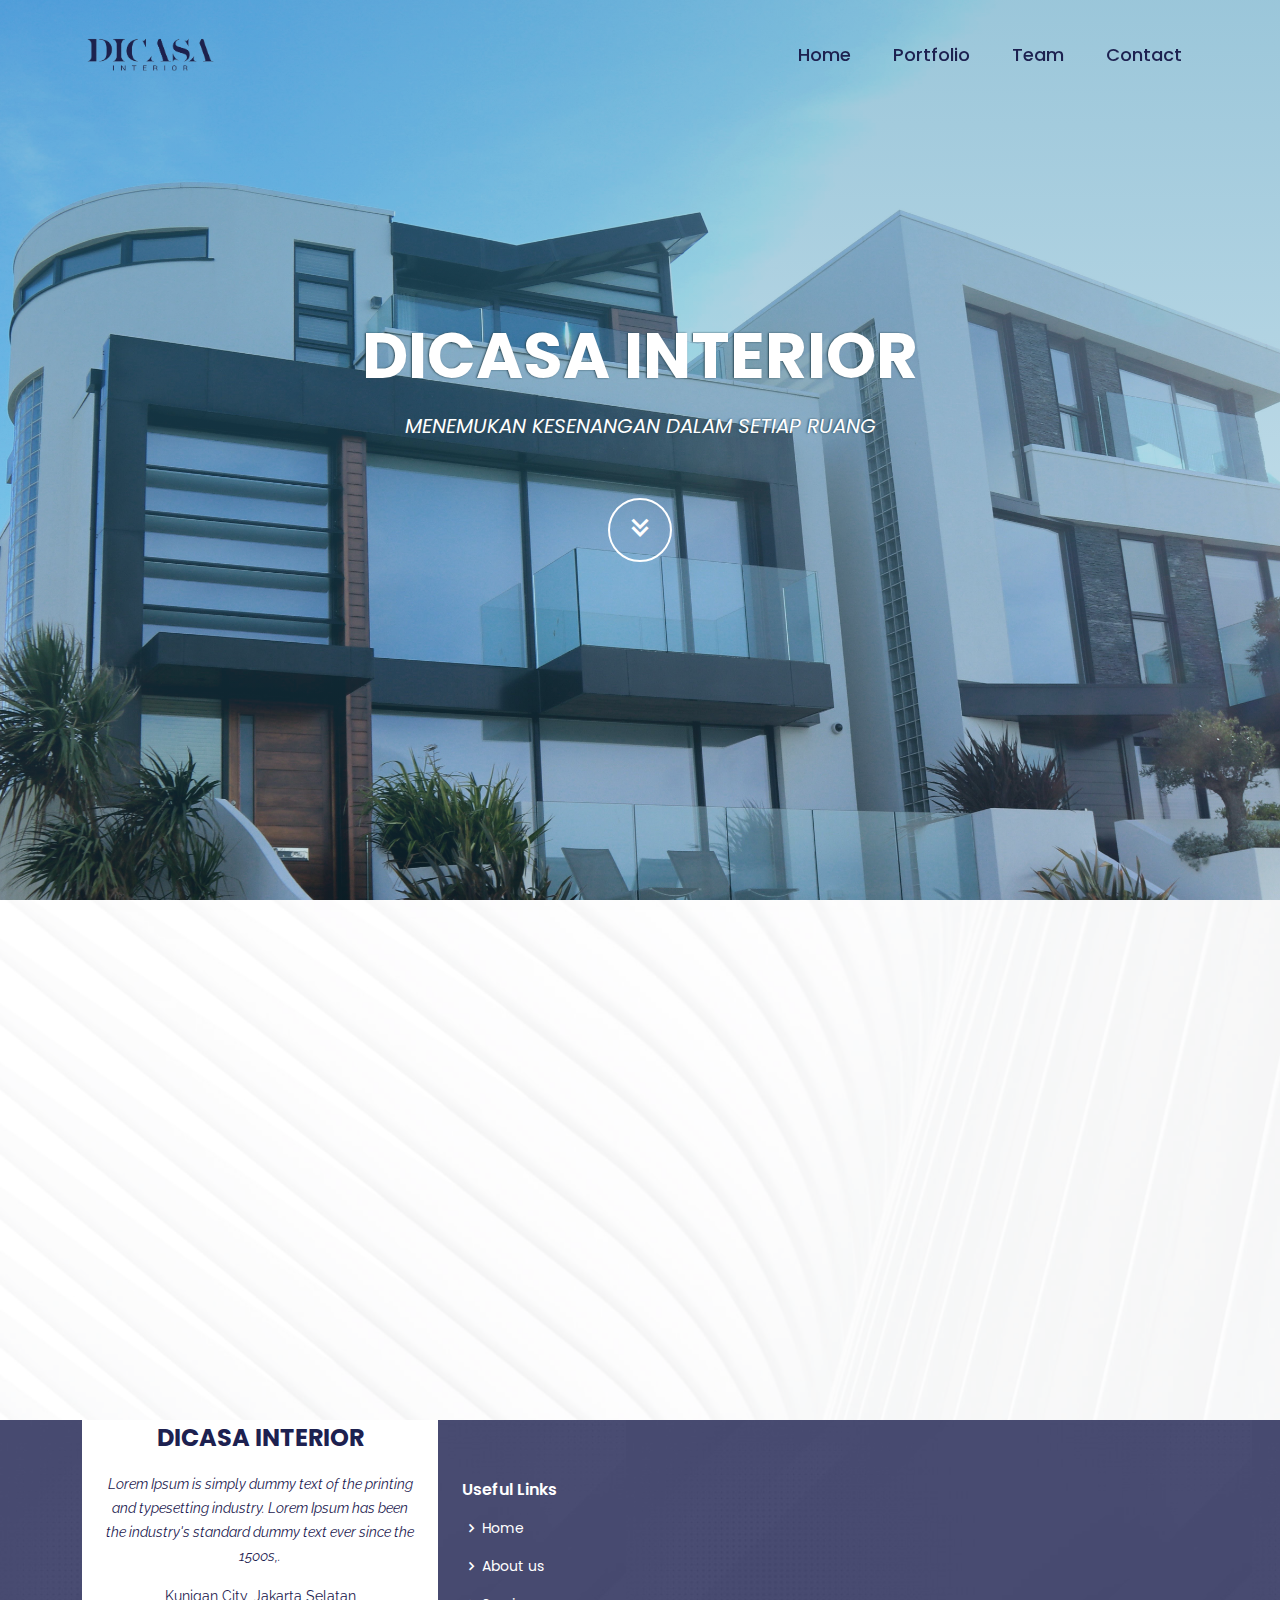
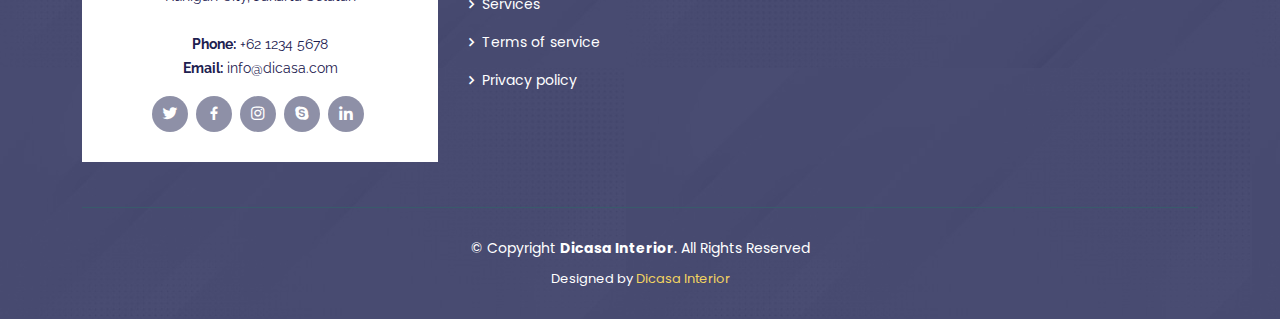
<file: index.html>
<!DOCTYPE html>
<html lang="en">

<head>
  <meta charset="utf-8">
  <meta content="width=device-width, initial-scale=1.0" name="viewport">

  <title>DICASA Interior</title>
  <meta content="DICASA Interior" name="description">
  <meta content="Interior" name="keywords">

  <!-- Favicons -->
  <link href="assets/img/#" rel="icon">
  <link href="assets/img/#" rel="apple-touch-icon">

  <!-- Google Fonts -->
  <link rel="preconnect" href="https://fonts.googleapis.com">
  <link rel="preconnect" href="https://fonts.gstatic.com" crossorigin>
  <link href="https://fonts.googleapis.com/css2?family=Raleway:ital,wght@0,100..900;1,100..900&display=swap" rel="stylesheet">
  <!-- <link href="https://fonts.googleapis.com/css2?family=Cinzel:wght@400..900&family=Cormorant:ital,wght@0,300..700;1,300..700&display=swap" rel="stylesheet"> -->
  <link href="https://fonts.googleapis.com/css2?family=Poppins:ital,wght@0,100;0,200;0,300;0,400;0,500;0,600;0,700;0,800;0,900;1,100;1,200;1,300;1,400;1,500;1,600;1,700;1,800;1,900&display=swap" rel="stylesheet">
  <link href="https://fonts.googleapis.com/css2?family=Montserrat:ital,wght@0,800;1,800&family=Poppins:ital,wght@0,100;0,200;0,300;0,400;0,500;0,600;0,700;0,800;0,900;1,100;1,200;1,300;1,400;1,500;1,600;1,700;1,800;1,900&display=swap" rel="stylesheet">

  <!-- Vendor CSS Files -->
  <link href="assets/vendor/aos/aos.css" rel="stylesheet">
  <link href="assets/vendor/bootstrap/css/bootstrap.min.css" rel="stylesheet">
  <link href="assets/vendor/bootstrap-icons/bootstrap-icons.css" rel="stylesheet">
  <link href="assets/vendor/boxicons/css/boxicons.min.css" rel="stylesheet">
  <link href="assets/vendor/glightbox/css/glightbox.min.css" rel="stylesheet">
  <link href="assets/vendor/swiper/swiper-bundle.min.css" rel="stylesheet">

  <!-- Template Main CSS File -->
  <link href="assets/css/style.css" rel="stylesheet">

</head>

<body>

  <!-- ======= Header ======= -->
  <header id="header" class="fixed-top header-transparent">
    <div class="container d-flex align-items-center justify-content-between position-relative">

      <div class="logo">
        <!-- <h1 class="text-light"><a href="index.html"><span>Logo Dicasa</span></a></h1> -->
        <!-- Uncomment below if you prefer to use an image logo -->
        <a href="index.html"><img src="assets/img/Logo.png" alt=""></a>
      </div>

      <nav id="navbar" class="navbar">
        <ul>
          <li><a class="nav-link" href="index.html">Home</a></li>
          <li><a class="nav-link" href="portfolio.html">Portfolio</a></li>
          <li><a class="nav-link" href="team.html">Team</a></li>
          <li><a class="nav-link scrollto" href="https://wa.me/6281291030170">Contact</a></li>
        </ul>
        <i class="bi bi-list mobile-nav-toggle"></i>
      </nav><!-- .navbar -->

    </div>
  </header><!-- End Header -->

  <!-- ======= Hero Section ======= -->
  <section id="hero">
    <div class="hero-container" data-aos="fade-up">
      <!-- <video class="fullscreen" autoplay loop muted controls="false">
        <source src="assets/img/Video1.mp4" type="video/mp4">
      </video> -->
      <!-- <div class="hero-content"> -->
        <h1>Dicasa Interior</h1>
        <h2>Menemukan Kesenangan dalam Setiap Ruang</h2>
        <a href="#about" class="btn-get-started scrollto"><i class="bx bx-chevrons-down"></i></a>
    </div>
  </section><!-- End Hero -->

  <main id="main">

    <!-- ======= About Section ======= -->
    <section id="about" class="about">
      <div class="container">
      
        <div class="row no-gutters" data-aos="fade-in">
          <div class="col-md-6 d-flex align-items-stretch">
            <div class="icon-boxes d-flex flex-column justify-content-center">
              <div class="row">
                <div class="col-xl-7 icon-box" data-aos="fade-up" data-aos-delay="100">
                  <i class="">
                    <h3>About this project</h3>
                  </i>
                  <p>Lorem Ipsum is simply dummy text of the printing and typesetting industry. Lorem Ipsum has been the industry's standard dummy text ever since the 1500s</p>
                  <ul>
                    <li>Project Dicasa Interior</li>
                    <li>Estimasi Biaya $ - $ </li>
                    <li>Serpong</li>
                    <li>Tangerang  Selatan</li>
                  </ul>
                </div>
              </div>
            </div>
          </div>
          <div class="col-md-6 d-flex align-items-stretch" data-aos="fade-up">
              <iframe src="https://www.youtube-nocookie.com/embed/kG_2xzGRbmo?si=dHr0BfHoS6ODDmAZ&amp;controls=0&amp;autoplay=1&amp;showinfo=0"
                      title="" frameborder="0" allow="accelerometer; autoplay; clipboard-write; encrypted-media; gyroscope; picture-in-picture; web-share"
                      allowfullscreen></iframe>

              <!-- <img src="assets/img/home1.jpg" class="iframe" style="width: 500px; height: 100%px; object-fit: cover;"> -->
              <!-- <a href="#" class="about-btn">About us <i class="bx bx-chevron-right"></i></a> -->
          </div>
        </div>

      </div>
    </section><!-- End About Section -->
  </main><!-- End #main -->

  <!-- ======= Footer ======= -->
  <footer id="footer">
    <div class="footer-top">
      <div class="container">
        <div class="row">

          <div class="col-lg-4 col-md-6">
            <div class="footer-info">
              <h3>Dicasa Interior</h3>
              <p class="pb-3"><em>Lorem Ipsum is simply dummy text of the printing and typesetting industry. Lorem Ipsum has been the industry's standard dummy text ever since the 1500s,.</em>
              <p>
                Kunigan City, Jakarta Selatan<br><br>
                <strong>Phone:</strong> +62 1234 5678<br>
                <strong>Email:</strong> info@dicasa.com<br>
              </p>
              <div class="social-links mt-3">
                <a href="#" class="twitter"><i class="bx bxl-twitter"></i></a>
                <a href="#" class="facebook"><i class="bx bxl-facebook"></i></a>
                <a href="#" class="instagram"><i class="bx bxl-instagram"></i></a>
                <a href="#" class="google-plus"><i class="bx bxl-skype"></i></a>
                <a href="#" class="linkedin"><i class="bx bxl-linkedin"></i></a>
              </div>
            </div>
          </div>

          <div class="col-lg-2 col-md-6 footer-links">
            <h4>Useful Links</h4>
            <ul>
              <li><i class="bx bx-chevron-right"></i> <a href="index.html">Home</a></li>
              <li><i class="bx bx-chevron-right"></i> <a href="index.html">About us</a></li>
              <li><i class="bx bx-chevron-right"></i> <a href="services.html">Services</a></li>
              <li><i class="bx bx-chevron-right"></i> <a href="terms.html">Terms of service</a></li>
              <li><i class="bx bx-chevron-right"></i> <a href="privacy.html">Privacy policy</a></li>
            </ul>
          </div>

          </div>

        </div>
      </div>
    </div>

    <div class="container">
      <div class="copyright">
        &copy; Copyright <strong><span>Dicasa Interior</span></strong>. All Rights Reserved
      </div>
      <div class="credits">
        <!-- All the links in the footer should remain intact. -->
        <!-- You can delete the links only if you purchased the pro version. -->
        <!-- Licensing information: https://bootstrapmade.com/license/ -->
        <!-- Purchase the pro version with working PHP/AJAX contact form: https://bootstrapmade.com/squadfree-free-bootstrap-template-creative/ -->
        Designed by <a href="#">Dicasa Interior</a>
      </div>
    </div>
  </footer><!-- End Footer -->

  <a href="#" class="back-to-top d-flex align-items-center justify-content-center"><i class="bi bi-arrow-up-short"></i></a>

  <!-- Vendor JS Files -->
  <script src="assets/vendor/purecounter/purecounter_vanilla.js"></script>
  <script src="assets/vendor/aos/aos.js"></script>
  <script src="assets/vendor/bootstrap/js/bootstrap.bundle.min.js"></script>
  <script src="assets/vendor/glightbox/js/glightbox.min.js"></script>
  <script src="assets/vendor/isotope-layout/isotope.pkgd.min.js"></script>
  <script src="assets/vendor/swiper/swiper-bundle.min.js"></script>
  <script src="assets/vendor/php-email-form/validate.js"></script>

  <!-- Template Main JS File -->
  <script src="assets/js/main.js"></script>

</body>

</html>
</file>
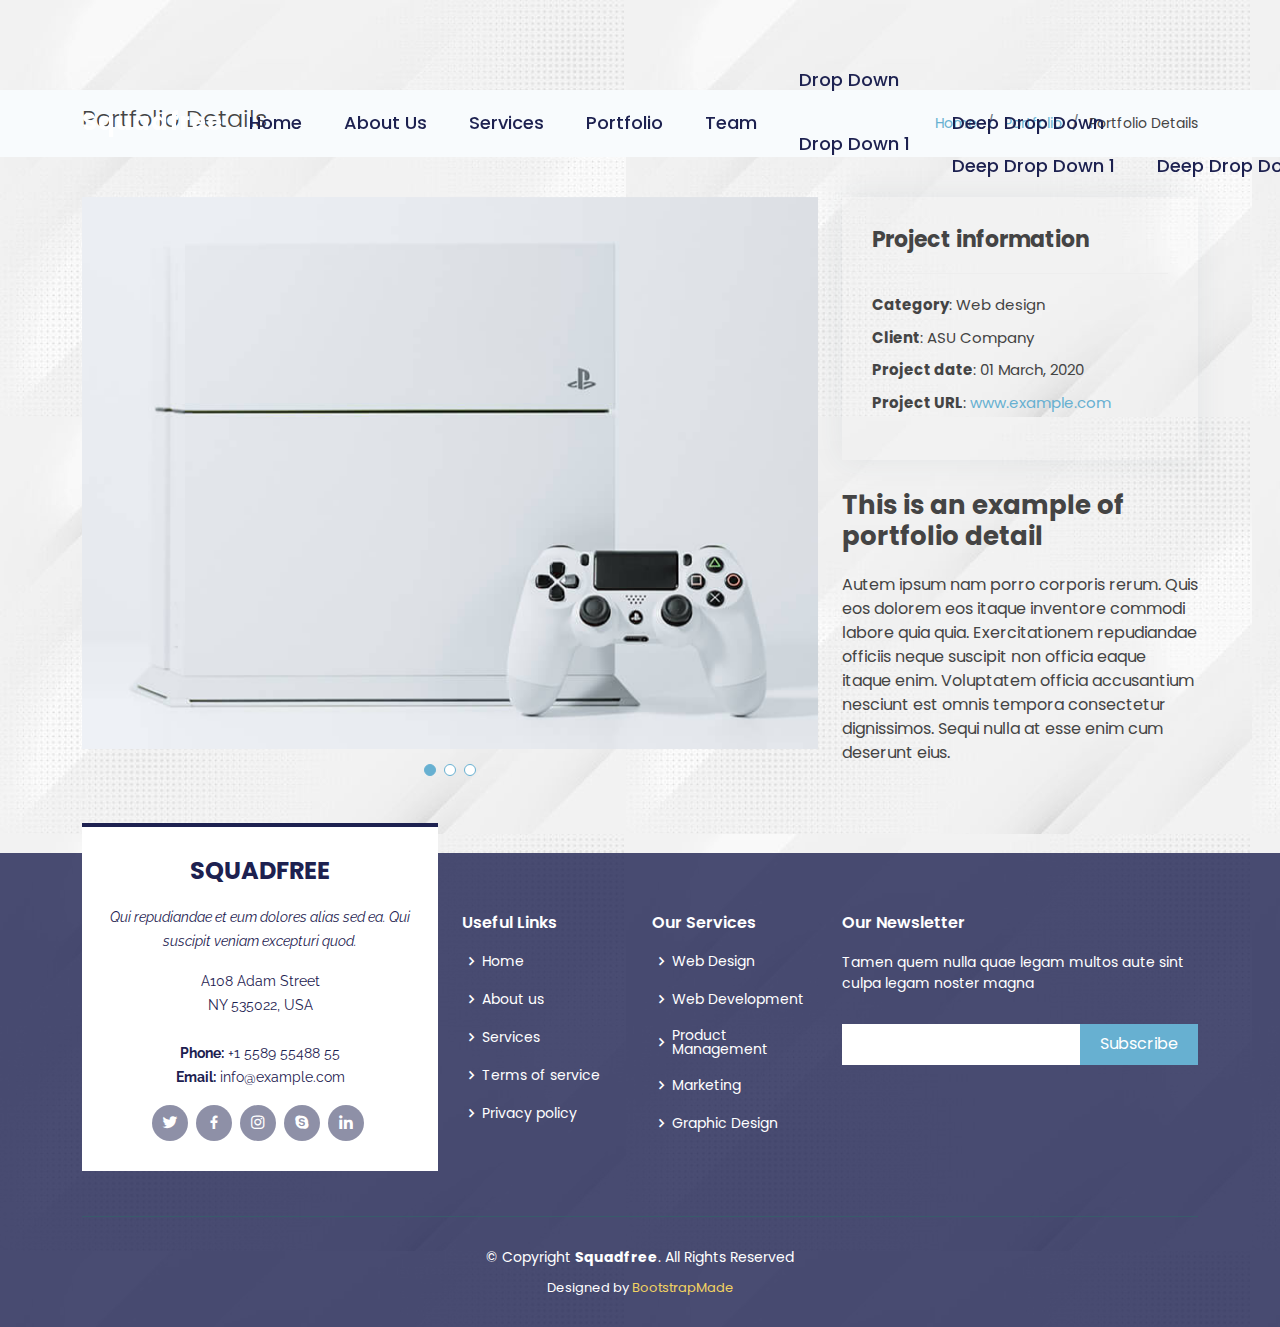
<file: portfolio-details.html>
<!DOCTYPE html>
<html lang="en">

<head>
  <meta charset="utf-8">
  <meta content="width=device-width, initial-scale=1.0" name="viewport">

  <title>Portfolio Details - Squadfree Bootstrap Template</title>
  <meta content="" name="description">
  <meta content="" name="keywords">

  <!-- Favicons -->
  <link href="assets/img/favicon.png" rel="icon">
  <link href="assets/img/apple-touch-icon.png" rel="apple-touch-icon">

  <!-- Google Fonts -->
  <link href="https://fonts.googleapis.com/css?family=Open+Sans:300,300i,400,400i,600,600i,700,700i|Raleway:300,300i,400,400i,500,500i,600,600i,700,700i|Poppins:300,300i,400,400i,500,500i,600,600i,700,700i" rel="stylesheet">

  <!-- Vendor CSS Files -->
  <link href="assets/vendor/aos/aos.css" rel="stylesheet">
  <link href="assets/vendor/bootstrap/css/bootstrap.min.css" rel="stylesheet">
  <link href="assets/vendor/bootstrap-icons/bootstrap-icons.css" rel="stylesheet">
  <link href="assets/vendor/boxicons/css/boxicons.min.css" rel="stylesheet">
  <link href="assets/vendor/glightbox/css/glightbox.min.css" rel="stylesheet">
  <link href="assets/vendor/swiper/swiper-bundle.min.css" rel="stylesheet">

  <!-- Template Main CSS File -->
  <link href="assets/css/style.css" rel="stylesheet">

  <!-- =======================================================
  * Template Name: Squadfree
  * Updated: Jan 09 2024 with Bootstrap v5.3.2
  * Template URL: https://bootstrapmade.com/squadfree-free-bootstrap-template-creative/
  * Author: BootstrapMade.com
  * License: https://bootstrapmade.com/license/
  ======================================================== -->
</head>

<body>

  <!-- ======= Header ======= -->
  <header id="header" class="fixed-top ">
    <div class="container d-flex align-items-center justify-content-between position-relative">

      <div class="logo">
        <h1 class="text-light"><a href="index.html"><span>Squadfree</span></a></h1>
        <!-- Uncomment below if you prefer to use an image logo -->
        <!-- <a href="index.html"><img src="assets/img/logo.png" alt="" class="img-fluid"></a>-->
      </div>

      <nav id="navbar" class="navbar">
        <ul>
          <li><a class="nav-link scrollto " href="#hero">Home</a></li>
          <li><a class="nav-link scrollto" href="#about">About Us</a></li>
          <li><a class="nav-link scrollto" href="#services">Services</a></li>
          <li><a class="nav-link scrollto" href="#portfolio">Portfolio</a></li>
          <li><a class="nav-link scrollto" href="#team">Team</a></li>
          <li class="dropdown"><a href="#"><span>Drop Down</span> <i class="bi bi-chevron-down"></i></a>
            <ul>
              <li><a href="#">Drop Down 1</a></li>
              <li class="dropdown"><a href="#"><span>Deep Drop Down</span> <i class="bi bi-chevron-right"></i></a>
                <ul>
                  <li><a href="#">Deep Drop Down 1</a></li>
                  <li><a href="#">Deep Drop Down 2</a></li>
                  <li><a href="#">Deep Drop Down 3</a></li>
                  <li><a href="#">Deep Drop Down 4</a></li>
                  <li><a href="#">Deep Drop Down 5</a></li>
                </ul>
              </li>
              <li><a href="#">Drop Down 2</a></li>
              <li><a href="#">Drop Down 3</a></li>
              <li><a href="#">Drop Down 4</a></li>
            </ul>
          </li>
          <li class="dropdown megamenu"><a href="#"><span>Mega Menu</span> <i class="bi bi-chevron-down"></i></a>
            <ul>
              <li>
                <strong>Column 1</strong>
                <a href="#">Column 1 link 1</a>
                <a href="#">Column 1 link 2</a>
                <a href="#">Column 1 link 3</a>
              </li>
              <li>
                <strong>Column 2</strong>
                <a href="#">Column 2 link 1</a>
                <a href="#">Column 2 link 2</a>
                <a href="#">Column 3 link 3</a>
              </li>
              <li>
                <strong>Column 3</strong>
                <a href="#">Column 3 link 1</a>
                <a href="#">Column 3 link 2</a>
                <a href="#">Column 3 link 3</a>
              </li>
              <li>
                <strong>Column 4</strong>
                <a href="#">Column 4 link 1</a>
                <a href="#">Column 4 link 2</a>
                <a href="#">Column 4 link 3</a>
              </li>
              <li>
                <strong>Column 5</strong>
                <a href="#">Column 5 link 1</a>
                <a href="#">Column 5 link 2</a>
                <a href="#">Column 5 link 3</a>
              </li>
            </ul>
          </li>
          <li><a class="nav-link scrollto" href="#contact">Contact</a></li>
        </ul>
        <i class="bi bi-list mobile-nav-toggle"></i>
      </nav><!-- .navbar -->

    </div>
  </header><!-- End Header -->

  <main id="main">

    <!-- ======= Breadcrumbs Section ======= -->
    <section class="breadcrumbs">
      <div class="container">

        <div class="d-flex justify-content-between align-items-center">
          <h2>Portfolio Details</h2>
          <ol>
            <li><a href="index.html">Home</a></li>
            <li><a href="portfolio.html">Portfolio</a></li>
            <li>Portfolio Details</li>
          </ol>
        </div>

      </div>
    </section><!-- Breadcrumbs Section -->

    <!-- ======= Portfolio Details Section ======= -->
    <section id="portfolio-details" class="portfolio-details">
      <div class="container">

        <div class="row gy-4">

          <div class="col-lg-8">
            <div class="portfolio-details-slider swiper">
              <div class="swiper-wrapper align-items-center">

                <div class="swiper-slide">
                  <img src="assets/img/portfolio/portfolio-1.jpg" alt="">
                </div>

                <div class="swiper-slide">
                  <img src="assets/img/portfolio/portfolio-2.jpg" alt="">
                </div>

                <div class="swiper-slide">
                  <img src="assets/img/portfolio/portfolio-3.jpg" alt="">
                </div>

              </div>
              <div class="swiper-pagination"></div>
            </div>
          </div>

          <div class="col-lg-4">
            <div class="portfolio-info">
              <h3>Project information</h3>
              <ul>
                <li><strong>Category</strong>: Web design</li>
                <li><strong>Client</strong>: ASU Company</li>
                <li><strong>Project date</strong>: 01 March, 2020</li>
                <li><strong>Project URL</strong>: <a href="#">www.example.com</a></li>
              </ul>
            </div>
            <div class="portfolio-description">
              <h2>This is an example of portfolio detail</h2>
              <p>
                Autem ipsum nam porro corporis rerum. Quis eos dolorem eos itaque inventore commodi labore quia quia. Exercitationem repudiandae officiis neque suscipit non officia eaque itaque enim. Voluptatem officia accusantium nesciunt est omnis tempora consectetur dignissimos. Sequi nulla at esse enim cum deserunt eius.
              </p>
            </div>
          </div>

        </div>

      </div>
    </section><!-- End Portfolio Details Section -->

  </main><!-- End #main -->

  <!-- ======= Footer ======= -->
  <footer id="footer">
    <div class="footer-top">
      <div class="container">
        <div class="row">

          <div class="col-lg-4 col-md-6">
            <div class="footer-info">
              <h3>Squadfree</h3>
              <p class="pb-3"><em>Qui repudiandae et eum dolores alias sed ea. Qui suscipit veniam excepturi quod.</em></p>
              <p>
                A108 Adam Street <br>
                NY 535022, USA<br><br>
                <strong>Phone:</strong> +1 5589 55488 55<br>
                <strong>Email:</strong> info@example.com<br>
              </p>
              <div class="social-links mt-3">
                <a href="#" class="twitter"><i class="bx bxl-twitter"></i></a>
                <a href="#" class="facebook"><i class="bx bxl-facebook"></i></a>
                <a href="#" class="instagram"><i class="bx bxl-instagram"></i></a>
                <a href="#" class="google-plus"><i class="bx bxl-skype"></i></a>
                <a href="#" class="linkedin"><i class="bx bxl-linkedin"></i></a>
              </div>
            </div>
          </div>

          <div class="col-lg-2 col-md-6 footer-links">
            <h4>Useful Links</h4>
            <ul>
              <li><i class="bx bx-chevron-right"></i> <a href="#">Home</a></li>
              <li><i class="bx bx-chevron-right"></i> <a href="#">About us</a></li>
              <li><i class="bx bx-chevron-right"></i> <a href="#">Services</a></li>
              <li><i class="bx bx-chevron-right"></i> <a href="#">Terms of service</a></li>
              <li><i class="bx bx-chevron-right"></i> <a href="#">Privacy policy</a></li>
            </ul>
          </div>

          <div class="col-lg-2 col-md-6 footer-links">
            <h4>Our Services</h4>
            <ul>
              <li><i class="bx bx-chevron-right"></i> <a href="#">Web Design</a></li>
              <li><i class="bx bx-chevron-right"></i> <a href="#">Web Development</a></li>
              <li><i class="bx bx-chevron-right"></i> <a href="#">Product Management</a></li>
              <li><i class="bx bx-chevron-right"></i> <a href="#">Marketing</a></li>
              <li><i class="bx bx-chevron-right"></i> <a href="#">Graphic Design</a></li>
            </ul>
          </div>

          <div class="col-lg-4 col-md-6 footer-newsletter">
            <h4>Our Newsletter</h4>
            <p>Tamen quem nulla quae legam multos aute sint culpa legam noster magna</p>
            <form action="" method="post">
              <input type="email" name="email"><input type="submit" value="Subscribe">
            </form>

          </div>

        </div>
      </div>
    </div>

    <div class="container">
      <div class="copyright">
        &copy; Copyright <strong><span>Squadfree</span></strong>. All Rights Reserved
      </div>
      <div class="credits">
        <!-- All the links in the footer should remain intact. -->
        <!-- You can delete the links only if you purchased the pro version. -->
        <!-- Licensing information: https://bootstrapmade.com/license/ -->
        <!-- Purchase the pro version with working PHP/AJAX contact form: https://bootstrapmade.com/squadfree-free-bootstrap-template-creative/ -->
        Designed by <a href="https://bootstrapmade.com/">BootstrapMade</a>
      </div>
    </div>
  </footer><!-- End Footer -->

  <a href="#" class="back-to-top d-flex align-items-center justify-content-center"><i class="bi bi-arrow-up-short"></i></a>

  <!-- Vendor JS Files -->
  <script src="assets/vendor/purecounter/purecounter_vanilla.js"></script>
  <script src="assets/vendor/aos/aos.js"></script>
  <script src="assets/vendor/bootstrap/js/bootstrap.bundle.min.js"></script>
  <script src="assets/vendor/glightbox/js/glightbox.min.js"></script>
  <script src="assets/vendor/isotope-layout/isotope.pkgd.min.js"></script>
  <script src="assets/vendor/swiper/swiper-bundle.min.js"></script>
  <script src="assets/vendor/php-email-form/validate.js"></script>

  <!-- Template Main JS File -->
  <script src="assets/js/main.js"></script>

</body>

</html>
</file>
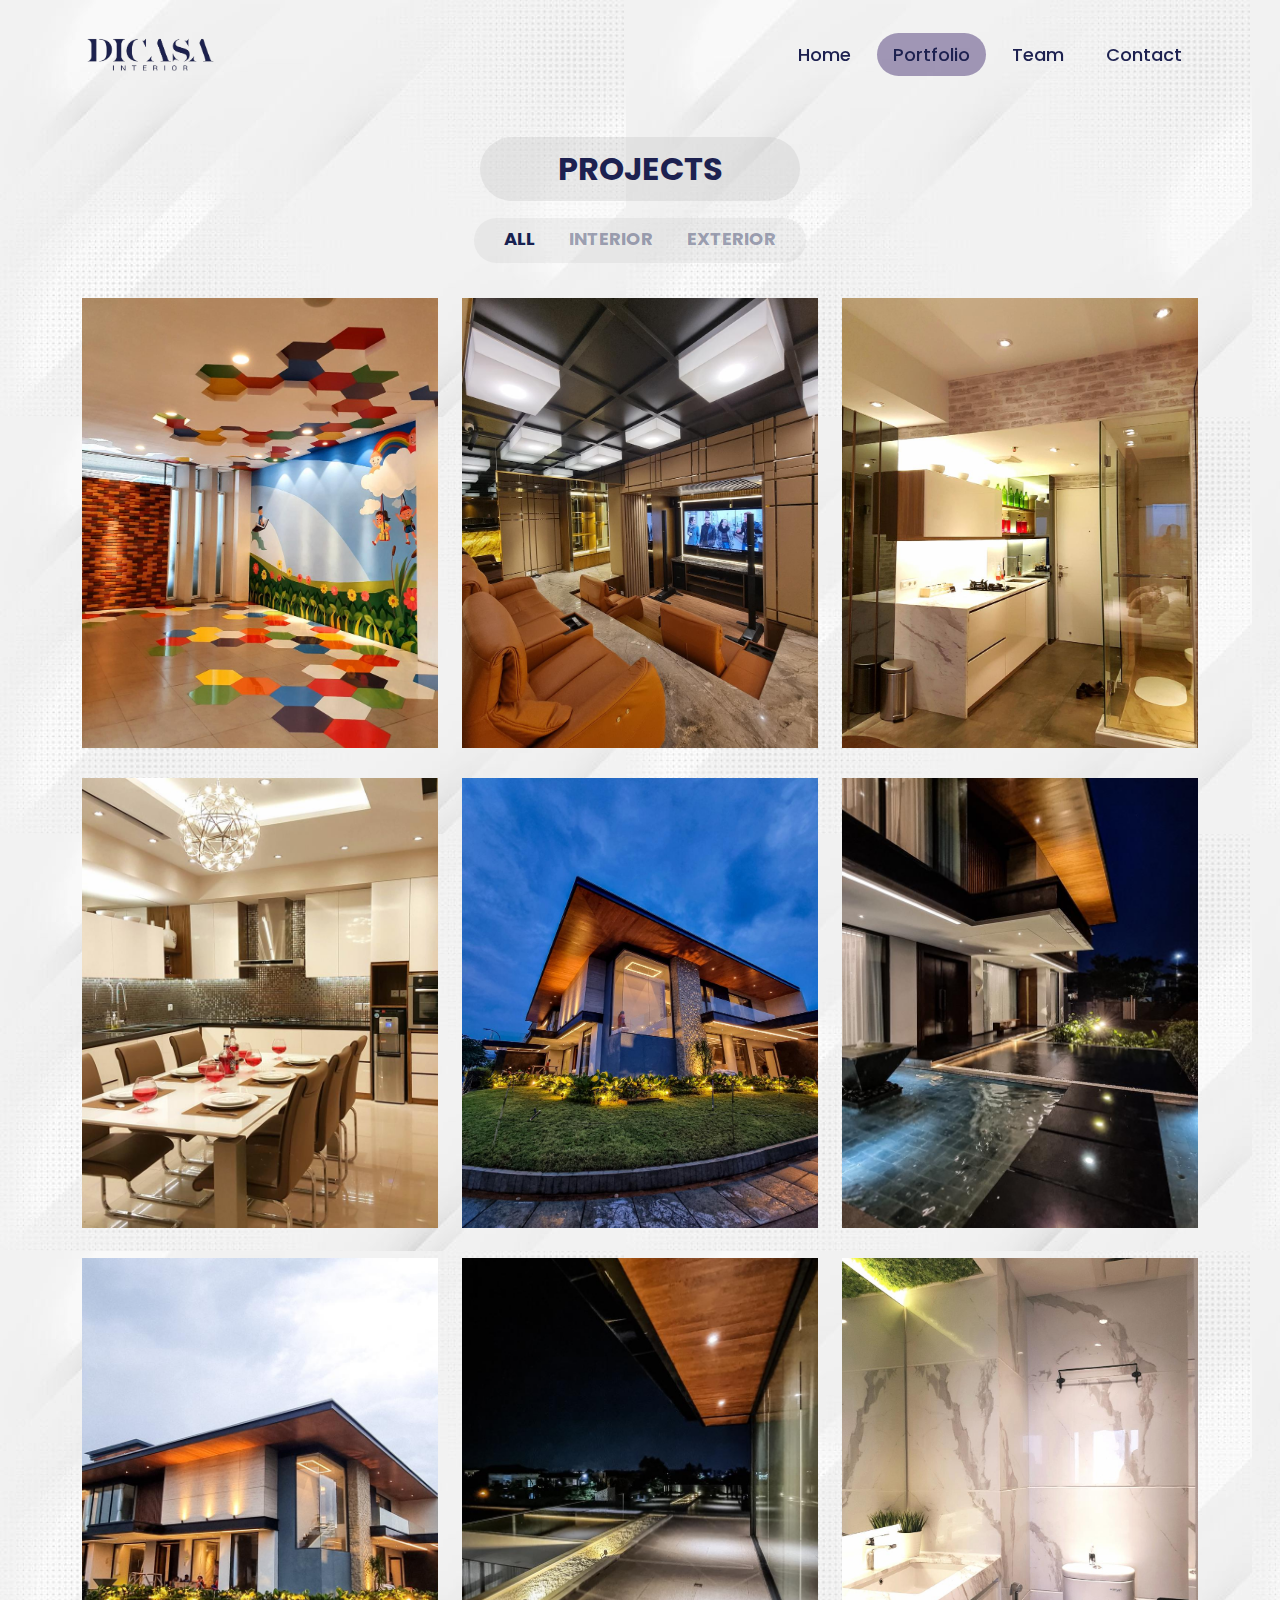
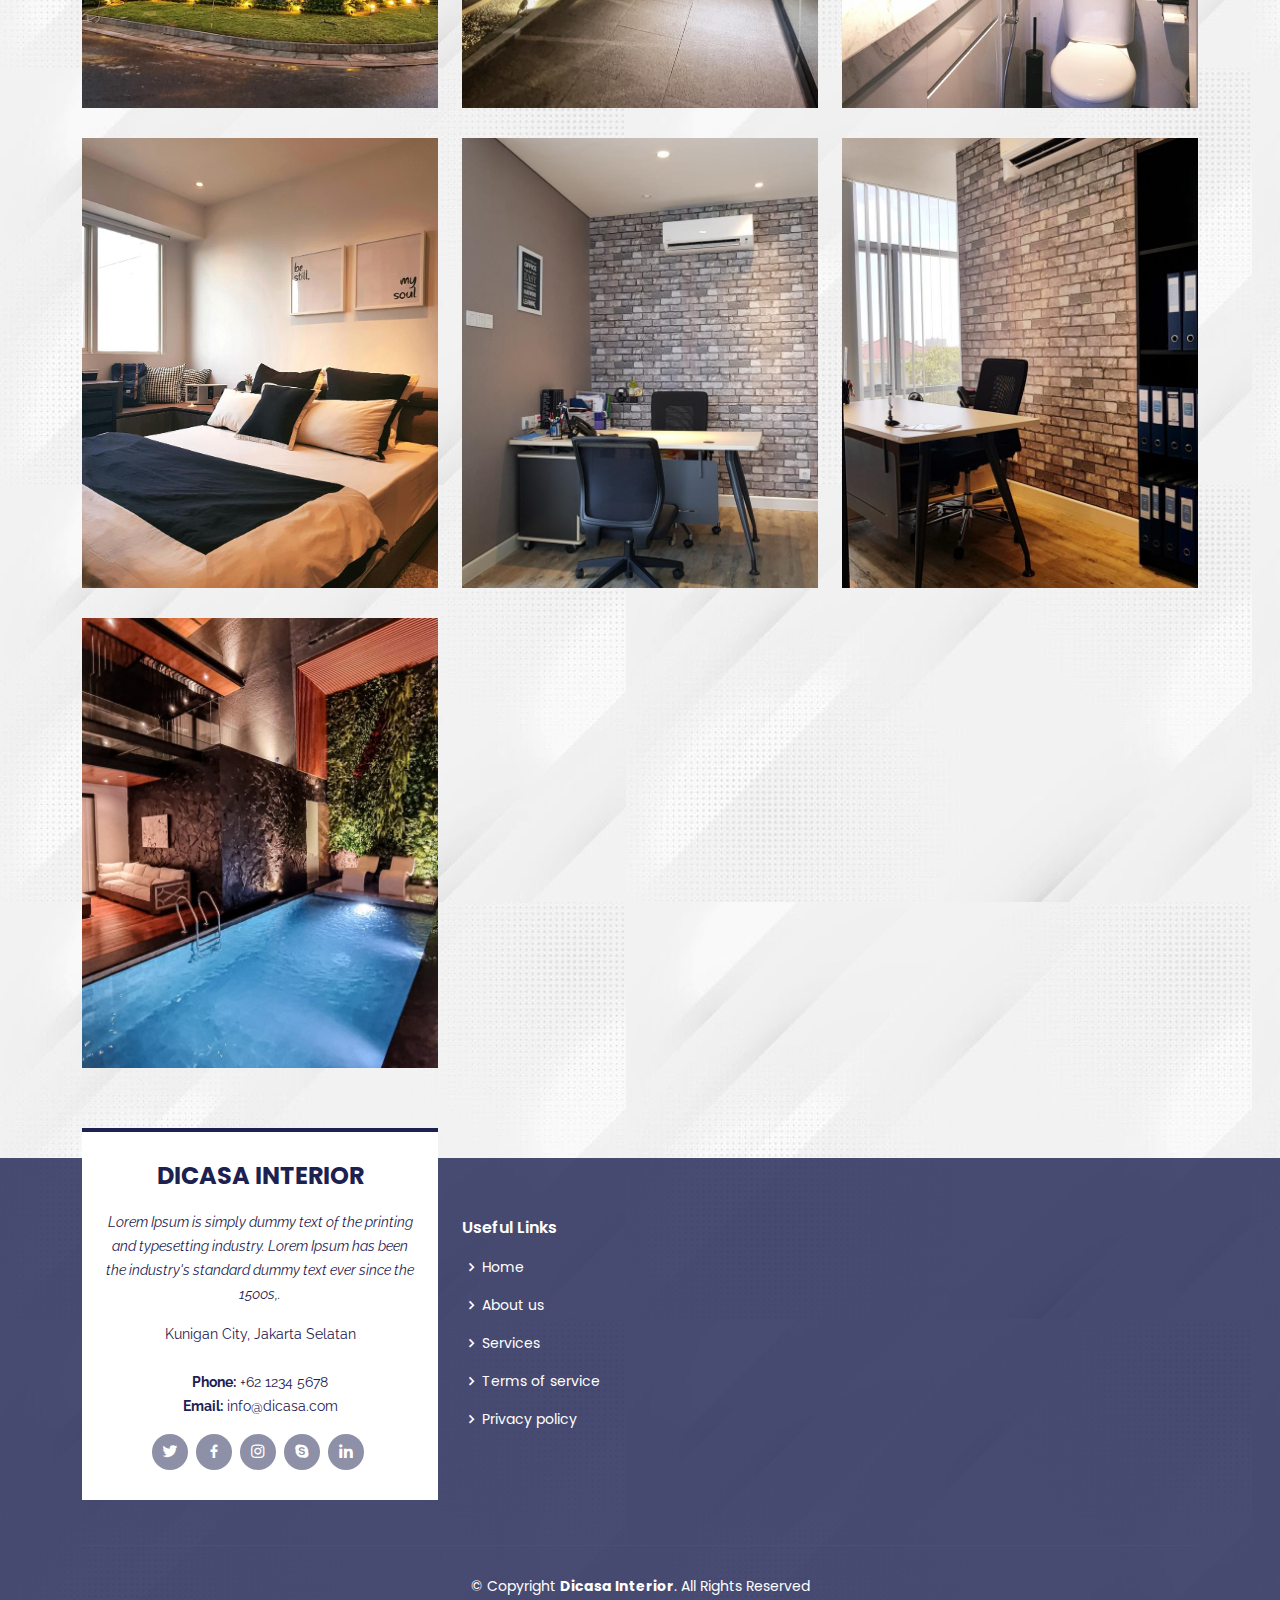
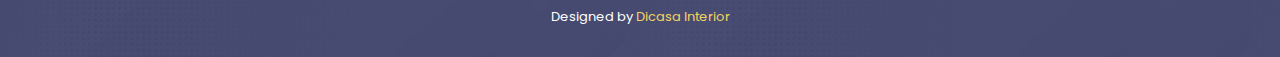
<file: portfolio.html>
<!DOCTYPE html>
<html lang="en">

<head>
  <meta charset="utf-8">
  <meta content="width=device-width, initial-scale=1.0" name="viewport">

  <title>DICASA Interior</title>
  <meta content="DICASA Interior" name="description">
  <meta content="Interior" name="keywords">

  <!-- Favicons -->
  <link href="assets/img/#" rel="icon">
  <link href="assets/img/#" rel="apple-touch-icon">

  <!-- Google Fonts -->
  <link rel="preconnect" href="https://fonts.googleapis.com">
  <link rel="preconnect" href="https://fonts.gstatic.com" crossorigin>
  <link href="https://fonts.googleapis.com/css2?family=Raleway:ital,wght@0,100..900;1,100..900&display=swap" rel="stylesheet">
  <!-- <link href="https://fonts.googleapis.com/css2?family=Cinzel:wght@400..900&family=Cormorant:ital,wght@0,300..700;1,300..700&display=swap" rel="stylesheet"> -->
  <link href="https://fonts.googleapis.com/css2?family=Poppins:ital,wght@0,100;0,200;0,300;0,400;0,500;0,600;0,700;0,800;0,900;1,100;1,200;1,300;1,400;1,500;1,600;1,700;1,800;1,900&display=swap" rel="stylesheet">
  
  <!-- Vendor CSS Files -->
  <link href="assets/vendor/aos/aos.css" rel="stylesheet">
  <link href="assets/vendor/bootstrap/css/bootstrap.min.css" rel="stylesheet">
  <link href="assets/vendor/bootstrap-icons/bootstrap-icons.css" rel="stylesheet">
  <link href="assets/vendor/boxicons/css/boxicons.min.css" rel="stylesheet">
  <link href="assets/vendor/glightbox/css/glightbox.min.css" rel="stylesheet">
  <link href="assets/vendor/swiper/swiper-bundle.min.css" rel="stylesheet">

  <!-- Template Main CSS File -->
  <link href="assets/css/style.css" rel="stylesheet">

</head>

<body>

  <!-- ======= Header ======= -->
  <header id="header" class="fixed-top">
    <div class="container d-flex align-items-center justify-content-between position-relative">

      <div class="logo">
        <!-- <h1 class="text-light"><a href="index.html"><span>Logo Dicasa</span></a></h1> -->
        <!-- Uncomment below if you prefer to use an image logo -->
        <a href="index.html"><img src="assets/img/Logo.png" alt=""></a>
      </div>

      <nav id="navbar" class="navbar">
        <ul>
          <li><a class="nav-link scrollto" href="index.html">Home</a></li>
          <li><a class="nav-link scrollto active" href="portfolio.html">Portfolio</a></li>
          <li><a class="nav-link scrollto" href="team.html">Team</a></li>
          <li><a class="nav-link scrollto" href="https://wa.me/6281291030170">Contact</a></li>
        </ul>
        <i class="bi bi-list mobile-nav-toggle"></i>
      </nav><!-- .navbar -->

    </div>
  </header><!-- End Header -->

  <main id="main">

    <!-- ======= Portfolio Section ======= -->
    <section id="portfolio" class="portfolio">
      <div class="container">

        <div class="section-title" data-aos="fade-in" data-aos-delay="100">
          <h2>Projects</h2>
        </div>

        <div class="row" data-aos="fade-in">
          <div class="col-lg-12 d-flex justify-content-center">
            <ul id="portfolio-flters">
              <li data-filter="*" class="filter-active">All</li>
              <li data-filter=".filter-interior">Interior</li>
              <li data-filter=".filter-exterior">Exterior</li>
            </ul>
          </div>
        </div>

        <div class="row portfolio-container" data-aos="fade-up">

          <div class="col-lg-4 col-md-6 portfolio-item filter-interior">
            <div class="portfolio-wrap">
              <img src="assets/img/bermain.jpg" class="img-fluid" alt="">
              <div class="portfolio-links">
                <a href="assets/img/bermain.jpg" data-gallery="portfolioGallery" class="portfolio-lightbox" title="Taman Bermain" style=""><i class="bx bx-plus"></i></a>
                <a href="#" title="More Details"><i class="bx bx-link"></i></a>
              </div>
            </div>
          </div>

          <div class="col-lg-4 col-md-6 portfolio-item filter-interior">
            <div class="portfolio-wrap">
              <img src="assets/img/bioskop.jpg" class="img-fluid" alt="">
              <div class="portfolio-links">
                <a href="assets/img/bioskop.jpg" data-gallery="portfolioGallery" class="portfolio-lightbox" title="Home Theater"><i class="bx bx-plus"></i></a>
                <a href="#" title="More Details"><i class="bx bx-link"></i></a>
              </div>
            </div>
          </div>

          <div class="col-lg-4 col-md-6 portfolio-item filter-interior">
            <div class="portfolio-wrap">
              <img src="assets/img/dapur1.jpg" class="img-fluid" alt="">
              <div class="portfolio-links">
                <a href="assets/img/dapur1.jpg" data-gallery="portfolioGallery" class="portfolio-lightbox" title="Dapur Bersih"><i class="bx bx-plus"></i></a>
                <a href="#" title="More Details"><i class="bx bx-link"></i></a>
              </div>
            </div>
          </div>

          <div class="col-lg-4 col-md-6 portfolio-item filter-interior">
            <div class="portfolio-wrap">
              <img src="assets/img/dapur2.jpg" class="img-fluid" alt="">
              <div class="portfolio-links">
                <a href="assets/img/dapur2.jpg" data-gallery="portfolioGallery" class="portfolio-lightbox" title="Ruang Makan"><i class="bx bx-plus"></i></a>
                <a href="#" title="More Details"><i class="bx bx-link"></i></a>
              </div>
            </div>
          </div>

          <div class="col-lg-4 col-md-6 portfolio-item filter-exterior">
            <div class="portfolio-wrap">
              <img src="assets/img/halamandepan1.jpg" class="img-fluid" alt="">
              <div class="portfolio-links">
                <a href="assets/img/halamandepan1.jpg" data-gallery="portfolioGallery" class="portfolio-lightbox" title="Halaman Depan"><i class="bx bx-plus"></i></a>
                <a href="#" title="More Details"><i class="bx bx-link"></i></a>
              </div>
            </div>
          </div>

          <div class="col-lg-4 col-md-6 portfolio-item filter-exterior">
            <div class="portfolio-wrap">
              <img src="assets/img/halamandepan2.jpg" class="img-fluid" alt="">
              <div class="portfolio-links">
                <a href="assets/img/halamandepan2.jpg" data-gallery="portfolioGallery" class="portfolio-lightbox" title="Kolam Depan"><i class="bx bx-plus"></i></a>
                <a href="#" title="More Details"><i class="bx bx-link"></i></a>
              </div>
            </div>
          </div>

          <div class="col-lg-4 col-md-6 portfolio-item filter-exterior">
            <div class="portfolio-wrap">
              <img src="assets/img/halamandepan3.jpg" class="img-fluid" alt="">
              <div class="portfolio-links">
                <a href="assets/img/halamandepan3.jpg" data-gallery="portfolioGallery" class="portfolio-lightbox" title="Halaman Samping" style=""><i class="bx bx-plus"></i></a>
                <a href="#" title="More Details"><i class="bx bx-link"></i></a>
              </div>
            </div>
          </div>

          <div class="col-lg-4 col-md-6 portfolio-item filter-exterior">
            <div class="portfolio-wrap">
              <img src="assets/img/halamandepan4.jpg" class="img-fluid" alt="">
              <div class="portfolio-links">
                <a href="assets/img/halamandepan4.jpg" data-gallery="portfolioGallery" class="portfolio-lightbox" title="Lantai 2"><i class="bx bx-plus"></i></a>
                <a href="#" title="More Details"><i class="bx bx-link"></i></a>
              </div>
            </div>
          </div>

          <div class="col-lg-4 col-md-6 portfolio-item filter-interior">
            <div class="portfolio-wrap">
              <img src="assets/img/kamarmandi.jpg" class="img-fluid" alt="">
              <div class="portfolio-links">
                <a href="assets/img/kamarmandi.jpg" data-gallery="portfolioGallery" class="portfolio-lightbox" title="Kamar Mandi"><i class="bx bx-plus"></i></a>
                <a href="#" title="More Details"><i class="bx bx-link"></i></a>
              </div>
            </div>
          </div>

          <div class="col-lg-4 col-md-6 portfolio-item filter-interior">
            <div class="portfolio-wrap">
              <img src="assets/img/kamartidur.jpg" class="img-fluid" alt="">
              <div class="portfolio-links">
                <a href="assets/img/kamartidur.jpg" data-gallery="portfolioGallery" class="portfolio-lightbox" title="Kamar Utama"><i class="bx bx-plus"></i></a>
                <a href="#" title="More Details"><i class="bx bx-link"></i></a>
              </div>
            </div>
          </div>

          <div class="col-lg-4 col-md-6 portfolio-item filter-interior">
            <div class="portfolio-wrap">
              <img src="assets/img/kerja1.jpg" class="img-fluid" alt="">
              <div class="portfolio-links">
                <a href="assets/img/kerja1.jpg" data-gallery="portfolioGallery" class="portfolio-lightbox" title="Ruang Kantor"><i class="bx bx-plus"></i></a>
                <a href="#" title="More Details"><i class="bx bx-link"></i></a>
              </div>
            </div>
          </div>

          <div class="col-lg-4 col-md-6 portfolio-item filter-interior">
            <div class="portfolio-wrap">
              <img src="assets/img/kerja2.jpg" class="img-fluid" alt="">
              <div class="portfolio-links">
                <a href="assets/img/kerja2.jpg" data-gallery="portfolioGallery" class="portfolio-lightbox" title="Ruang Kerja"><i class="bx bx-plus"></i></a>
                <a href="#" title="More Details"><i class="bx bx-link"></i></a>
              </div>
            </div>
          </div>

          <div class="col-lg-4 col-md-6 portfolio-item filter-exterior">
            <div class="portfolio-wrap">
              <img src="assets/img/kolam.jpg" class="img-fluid" alt="">
              <div class="portfolio-links">
                <a href="assets/img/kolam.jpg" data-gallery="portfolioGallery" class="portfolio-lightbox" title="Kolam Renang"><i class="bx bx-plus"></i></a>
                <a href="#" title="More Details"><i class="bx bx-link"></i></a>
              </div>
            </div>
          </div>

        </div>

      </div>
    </section><!-- End Portfolio Section -->

  </main><!-- End #main -->

  <!-- ======= Footer ======= -->
  <footer id="footer">
    <div class="footer-top">
      <div class="container">
        <div class="row">

          <div class="col-lg-4 col-md-6">
            <div class="footer-info">
              <h3>Dicasa Interior</h3>
              <p class="pb-3"><em>Lorem Ipsum is simply dummy text of the printing and typesetting industry. Lorem Ipsum has been the industry's standard dummy text ever since the 1500s,.</em>
              <p>
                Kunigan City, Jakarta Selatan<br><br>
                <strong>Phone:</strong> +62 1234 5678<br>
                <strong>Email:</strong> info@dicasa.com<br>
              </p>
              <div class="social-links mt-3">
                <a href="#" class="twitter"><i class="bx bxl-twitter"></i></a>
                <a href="#" class="facebook"><i class="bx bxl-facebook"></i></a>
                <a href="#" class="instagram"><i class="bx bxl-instagram"></i></a>
                <a href="#" class="google-plus"><i class="bx bxl-skype"></i></a>
                <a href="#" class="linkedin"><i class="bx bxl-linkedin"></i></a>
              </div>
            </div>
          </div>

          <div class="col-lg-2 col-md-6 footer-links">
            <h4>Useful Links</h4>
            <ul>
              <li><i class="bx bx-chevron-right"></i> <a href="index.html">Home</a></li>
              <li><i class="bx bx-chevron-right"></i> <a href="index.html">About us</a></li>
              <li><i class="bx bx-chevron-right"></i> <a href="services.html">Services</a></li>
              <li><i class="bx bx-chevron-right"></i> <a href="terms.html">Terms of service</a></li>
              <li><i class="bx bx-chevron-right"></i> <a href="privacy.html">Privacy policy</a></li>
            </ul>
          </div>

          </div>

        </div>
      </div>
    </div>

    <div class="container">
      <div class="copyright">
        &copy; Copyright <strong><span>Dicasa Interior</span></strong>. All Rights Reserved
      </div>
      <div class="credits">
        <!-- All the links in the footer should remain intact. -->
        <!-- You can delete the links only if you purchased the pro version. -->
        <!-- Licensing information: https://bootstrapmade.com/license/ -->
        <!-- Purchase the pro version with working PHP/AJAX contact form: https://bootstrapmade.com/squadfree-free-bootstrap-template-creative/ -->
        Designed by <a href="#">Dicasa Interior</a>
      </div>
    </div>
  </footer><!-- End Footer -->

  <a href="#" class="back-to-top d-flex align-items-center justify-content-center"><i class="bi bi-arrow-up-short"></i></a>

  <!-- Vendor JS Files -->
  <script src="assets/vendor/purecounter/purecounter_vanilla.js"></script>
  <script src="assets/vendor/aos/aos.js"></script>
  <script src="assets/vendor/bootstrap/js/bootstrap.bundle.min.js"></script>
  <script src="assets/vendor/glightbox/js/glightbox.min.js"></script>
  <script src="assets/vendor/isotope-layout/isotope.pkgd.min.js"></script>
  <script src="assets/vendor/swiper/swiper-bundle.min.js"></script>
  <script src="assets/vendor/php-email-form/validate.js"></script>

  <!-- Template Main JS File -->
  <script src="assets/js/main.js"></script>

</body>

</html>
</file>
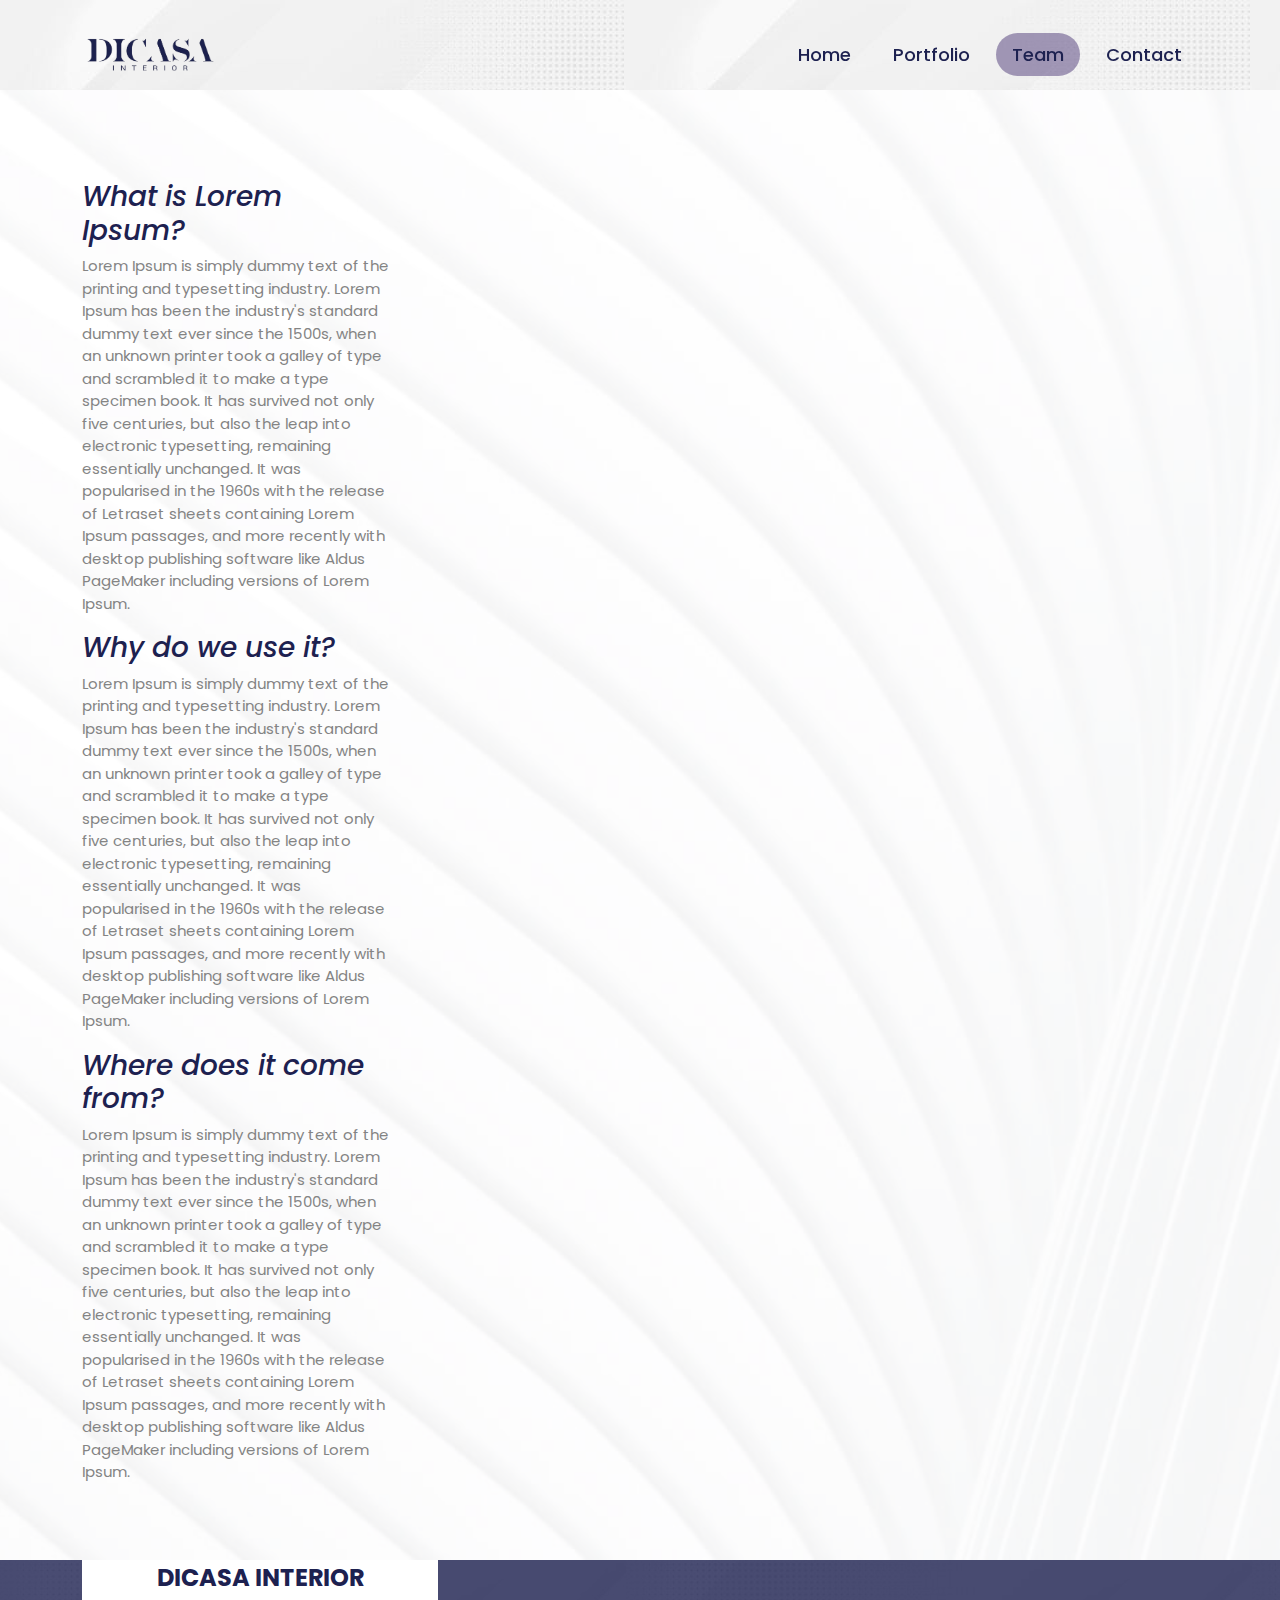
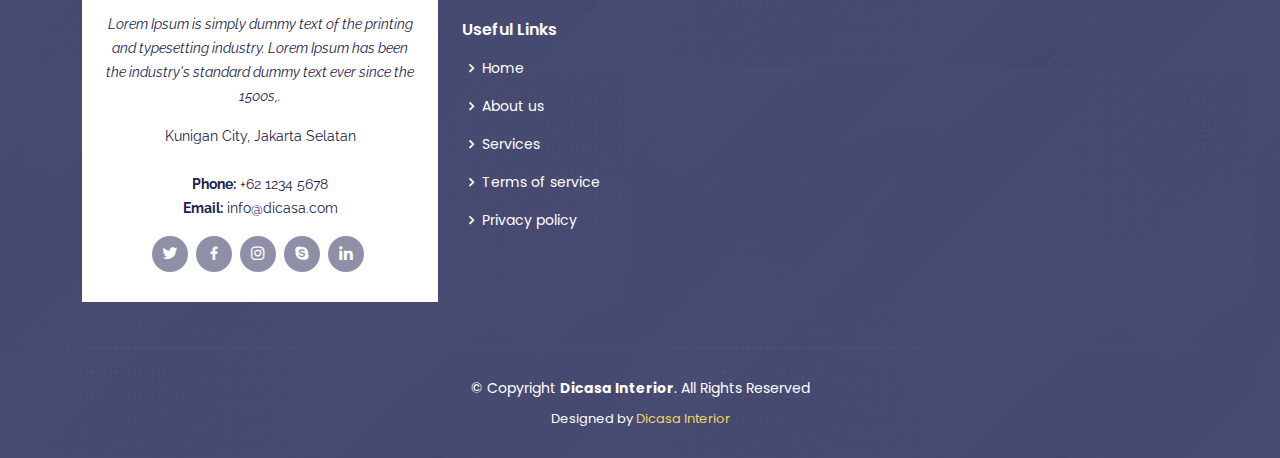
<file: privacy.html>
<!DOCTYPE html>
<html lang="en">

<head>
  <meta charset="utf-8">
  <meta content="width=device-width, initial-scale=1.0" name="viewport">

  <title>DICASA Interior</title>
  <meta content="DICASA Interior" name="description">
  <meta content="Interior" name="keywords">

  <!-- Favicons -->
  <link href="assets/img/#" rel="icon">
  <link href="assets/img/#" rel="apple-touch-icon">

  <!-- Google Fonts -->
  <link rel="preconnect" href="https://fonts.googleapis.com">
  <link rel="preconnect" href="https://fonts.gstatic.com" crossorigin>
  <link href="https://fonts.googleapis.com/css2?family=Raleway:ital,wght@0,100..900;1,100..900&display=swap" rel="stylesheet">
  <!-- <link href="https://fonts.googleapis.com/css2?family=Cinzel:wght@400..900&family=Cormorant:ital,wght@0,300..700;1,300..700&display=swap" rel="stylesheet"> -->
  <link href="https://fonts.googleapis.com/css2?family=Poppins:ital,wght@0,100;0,200;0,300;0,400;0,500;0,600;0,700;0,800;0,900;1,100;1,200;1,300;1,400;1,500;1,600;1,700;1,800;1,900&display=swap" rel="stylesheet">
  
  <!-- Vendor CSS Files -->
  <link href="assets/vendor/aos/aos.css" rel="stylesheet">
  <link href="assets/vendor/bootstrap/css/bootstrap.min.css" rel="stylesheet">
  <link href="assets/vendor/bootstrap-icons/bootstrap-icons.css" rel="stylesheet">
  <link href="assets/vendor/boxicons/css/boxicons.min.css" rel="stylesheet">
  <link href="assets/vendor/glightbox/css/glightbox.min.css" rel="stylesheet">
  <link href="assets/vendor/swiper/swiper-bundle.min.css" rel="stylesheet">

  <!-- Template Main CSS File -->
  <link href="assets/css/style.css" rel="stylesheet">

</head>

<body>

  <!-- ======= Header ======= -->
  <header id="header" class="fixed-top">
    <div class="container d-flex align-items-center justify-content-between position-relative">

      <div class="logo">
        <!-- <h1 class="text-light"><a href="index.html"><span>Logo Dicasa</span></a></h1> -->
        <!-- Uncomment below if you prefer to use an image logo -->
        <a href="index.html"><img src="assets/img/Logo.png" alt=""></a>
      </div>

      <nav id="navbar" class="navbar">
        <ul>
          <li><a class="nav-link scrollto" href="index.html">Home</a></li>
          <li><a class="nav-link scrollto" href="portfolio.html">Portfolio</a></li>
          <li><a class="nav-link scrollto active" href="team.html">Team</a></li>
        <li><a class="nav-link scrollto" href="https://wa.me/6281291030170">Contact</a></li>
        </ul>
        <i class="bi bi-list mobile-nav-toggle"></i>
      </nav><!-- .navbar -->

    </div>
  </header><!-- End Header -->

  <main id="main">

    <!-- ======= Team Section ======= -->
    <section id="about" class="about">
        <div class="container">
  
          <div class="row" data-aos="fade in">
            <div class="col-md-6 d-flex align-items-stretch">
              <div class="icon-boxes d-flex flex-column justify-content-center">
                <div class="row">
                  <div class="col-xl-7 icon-box" data-aos="fade-up" data-aos-delay="100">
                    <i class="">
                    <h3>What is Lorem Ipsum?</h3>
                    </i>
                    <p>Lorem Ipsum is simply dummy text of the printing and typesetting industry. 
                        Lorem Ipsum has been the industry's standard dummy text ever since the 1500s, 
                        when an unknown printer took a galley of type and scrambled it to make a type specimen book. 
                        It has survived not only five centuries, but also the leap into electronic typesetting, 
                        remaining essentially unchanged. It was popularised in the 1960s with the release of Letraset sheets containing Lorem Ipsum passages, 
                        and more recently with desktop publishing software like Aldus PageMaker including versions of Lorem Ipsum.</p>
                    <i class="">
                        <h3>Why do we use it?</h3>
                    </i>
                        <p>Lorem Ipsum is simply dummy text of the printing and typesetting industry. 
                            Lorem Ipsum has been the industry's standard dummy text ever since the 1500s, 
                            when an unknown printer took a galley of type and scrambled it to make a type specimen book. 
                            It has survived not only five centuries, but also the leap into electronic typesetting, 
                            remaining essentially unchanged. It was popularised in the 1960s with the release of Letraset sheets containing Lorem Ipsum passages, 
                            and more recently with desktop publishing software like Aldus PageMaker including versions of Lorem Ipsum.</p>
                    <i class="">
                        <h3>Where does it come from?</h3>
                    </i>
                        <p>Lorem Ipsum is simply dummy text of the printing and typesetting industry. 
                            Lorem Ipsum has been the industry's standard dummy text ever since the 1500s, 
                            when an unknown printer took a galley of type and scrambled it to make a type specimen book. 
                            It has survived not only five centuries, but also the leap into electronic typesetting, 
                            remaining essentially unchanged. It was popularised in the 1960s with the release of Letraset sheets containing Lorem Ipsum passages, 
                            and more recently with desktop publishing software like Aldus PageMaker including versions of Lorem Ipsum.</p>
                    </div>
                </div>
              </div><!-- End .content-->
            </div>
          </div>
  
        </div>
      </section><!-- End About Section -->

  </main><!-- End #main -->

  <!-- ======= Footer ======= -->
  <footer id="footer">
    <div class="footer-top">
      <div class="container">
        <div class="row">

          <div class="col-lg-4 col-md-6">
            <div class="footer-info">
              <h3>Dicasa Interior</h3>
              <p class="pb-3"><em>Lorem Ipsum is simply dummy text of the printing and typesetting industry. Lorem Ipsum has been the industry's standard dummy text ever since the 1500s,.</em>
              <p>
                Kunigan City, Jakarta Selatan<br><br>
                <strong>Phone:</strong> +62 1234 5678<br>
                <strong>Email:</strong> info@dicasa.com<br>
              </p>
              <div class="social-links mt-3">
                <a href="#" class="twitter"><i class="bx bxl-twitter"></i></a>
                <a href="#" class="facebook"><i class="bx bxl-facebook"></i></a>
                <a href="#" class="instagram"><i class="bx bxl-instagram"></i></a>
                <a href="#" class="google-plus"><i class="bx bxl-skype"></i></a>
                <a href="#" class="linkedin"><i class="bx bxl-linkedin"></i></a>
              </div>
            </div>
          </div>

          <div class="col-lg-2 col-md-6 footer-links">
            <h4>Useful Links</h4>
            <ul>
              <li><i class="bx bx-chevron-right"></i> <a href="index.html">Home</a></li>
              <li><i class="bx bx-chevron-right"></i> <a href="index.html">About us</a></li>
              <li><i class="bx bx-chevron-right"></i> <a href="services.html">Services</a></li>
              <li><i class="bx bx-chevron-right"></i> <a href="terms.html">Terms of service</a></li>
              <li><i class="bx bx-chevron-right"></i> <a href="privacy.html">Privacy policy</a></li>
            </ul>
          </div>

          </div>

        </div>
      </div>
    </div>

    <div class="container">
      <div class="copyright">
        &copy; Copyright <strong><span>Dicasa Interior</span></strong>. All Rights Reserved
      </div>
      <div class="credits">
        <!-- All the links in the footer should remain intact. -->
        <!-- You can delete the links only if you purchased the pro version. -->
        <!-- Licensing information: https://bootstrapmade.com/license/ -->
        <!-- Purchase the pro version with working PHP/AJAX contact form: https://bootstrapmade.com/squadfree-free-bootstrap-template-creative/ -->
        Designed by <a href="#">Dicasa Interior</a>
      </div>
    </div>
  </footer><!-- End Footer -->

  <a href="#" class="back-to-top d-flex align-items-center justify-content-center"><i class="bi bi-arrow-up-short"></i></a>

  <!-- Vendor JS Files -->
  <script src="assets/vendor/purecounter/purecounter_vanilla.js"></script>
  <script src="assets/vendor/aos/aos.js"></script>
  <script src="assets/vendor/bootstrap/js/bootstrap.bundle.min.js"></script>
  <script src="assets/vendor/glightbox/js/glightbox.min.js"></script>
  <script src="assets/vendor/isotope-layout/isotope.pkgd.min.js"></script>
  <script src="assets/vendor/swiper/swiper-bundle.min.js"></script>
  <script src="assets/vendor/php-email-form/validate.js"></script>

  <!-- Template Main JS File -->
  <script src="assets/js/main.js"></script>

</body>

</html>
</file>
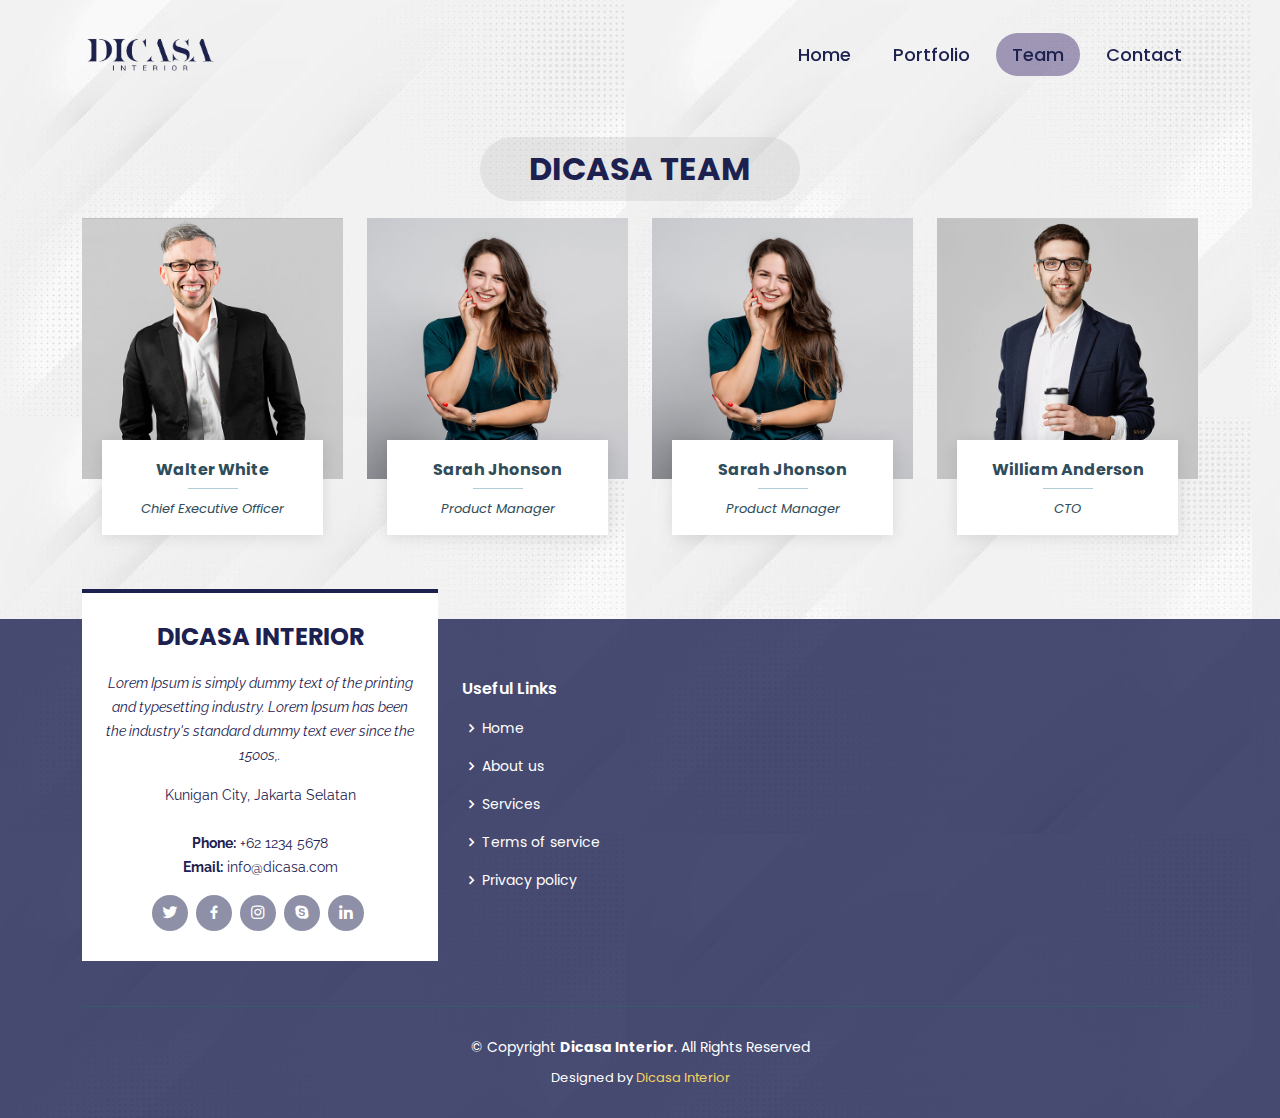
<file: team.html>
<!DOCTYPE html>
<html lang="en">

<head>
  <meta charset="utf-8">
  <meta content="width=device-width, initial-scale=1.0" name="viewport">

  <title>DICASA Interior</title>
  <meta content="DICASA Interior" name="description">
  <meta content="Interior" name="keywords">

  <!-- Favicons -->
  <link href="assets/img/#" rel="icon">
  <link href="assets/img/#" rel="apple-touch-icon">

  <!-- Google Fonts -->
  <link rel="preconnect" href="https://fonts.googleapis.com">
  <link rel="preconnect" href="https://fonts.gstatic.com" crossorigin>
  <link href="https://fonts.googleapis.com/css2?family=Raleway:ital,wght@0,100..900;1,100..900&display=swap" rel="stylesheet">
  <!-- <link href="https://fonts.googleapis.com/css2?family=Cinzel:wght@400..900&family=Cormorant:ital,wght@0,300..700;1,300..700&display=swap" rel="stylesheet"> -->
  <link href="https://fonts.googleapis.com/css2?family=Poppins:ital,wght@0,100;0,200;0,300;0,400;0,500;0,600;0,700;0,800;0,900;1,100;1,200;1,300;1,400;1,500;1,600;1,700;1,800;1,900&display=swap" rel="stylesheet">
  
  <!-- Vendor CSS Files -->
  <link href="assets/vendor/aos/aos.css" rel="stylesheet">
  <link href="assets/vendor/bootstrap/css/bootstrap.min.css" rel="stylesheet">
  <link href="assets/vendor/bootstrap-icons/bootstrap-icons.css" rel="stylesheet">
  <link href="assets/vendor/boxicons/css/boxicons.min.css" rel="stylesheet">
  <link href="assets/vendor/glightbox/css/glightbox.min.css" rel="stylesheet">
  <link href="assets/vendor/swiper/swiper-bundle.min.css" rel="stylesheet">

  <!-- Template Main CSS File -->
  <link href="assets/css/style.css" rel="stylesheet">

</head>

<body>

  <!-- ======= Header ======= -->
  <header id="header" class="fixed-top">
    <div class="container d-flex align-items-center justify-content-between position-relative">

      <div class="logo">
        <!-- <h1 class="text-light"><a href="index.html"><span>Logo Dicasa</span></a></h1> -->
        <!-- Uncomment below if you prefer to use an image logo -->
        <a href="index.html"><img src="assets/img/Logo.png" alt=""></a>
      </div>

      <nav id="navbar" class="navbar">
        <ul>
          <li><a class="nav-link scrollto" href="index.html">Home</a></li>
          <li><a class="nav-link scrollto" href="portfolio.html">Portfolio</a></li>
          <li><a class="nav-link scrollto active" href="team.html">Team</a></li>
        <li><a class="nav-link scrollto" href="https://wa.me/6281291030170">Contact</a></li>
        </ul>
        <i class="bi bi-list mobile-nav-toggle"></i>
      </nav><!-- .navbar -->

    </div>
  </header><!-- End Header -->

  <main id="main">

    <!-- ======= Team Section ======= -->
    <section id="team" class="team">
      <div class="container">

        <div class="section-title" data-aos="fade-in" data-aos-delay="100">
          <h2>Dicasa Team</h2>
        </div>

        <div class="row">

          <div class="col-lg-3 col-md-6">
            <div class="member" data-aos="fade-up">
              <div class="pic"><img src="assets/img/team/team-1.jpg" class="img-fluid" alt=""></div>
              <div class="member-info">
                <h4>Walter White</h4>
                <span>Chief Executive Officer</span>
                <div class="social">
                  <a href=""><i class="bi bi-twitter"></i></a>
                  <a href=""><i class="bi bi-facebook"></i></a>
                  <a href=""><i class="bi bi-instagram"></i></a>
                  <a href=""><i class="bi bi-linkedin"></i></a>
                </div>
              </div>
            </div>
          </div>

          <div class="col-lg-3 col-md-6">
            <div class="member" data-aos="fade-up" data-aos-delay="150">
              <div class="pic"><img src="assets/img/team/team-2.jpg" class="img-fluid" alt=""></div>
              <div class="member-info">
                <h4>Sarah Jhonson</h4>
                <span>Product Manager</span>
                <div class="social">
                  <a href=""><i class="bi bi-twitter"></i></a>
                  <a href=""><i class="bi bi-facebook"></i></a>
                  <a href=""><i class="bi bi-instagram"></i></a>
                  <a href=""><i class="bi bi-linkedin"></i></a>
                </div>
              </div>
            </div>
          </div>

          <div class="col-lg-3 col-md-6">
            <div class="member" data-aos="fade-up" data-aos-delay="150">
              <div class="pic"><img src="assets/img/team/team-2.jpg" class="img-fluid" alt=""></div>
              <div class="member-info">
                <h4>Sarah Jhonson</h4>
                <span>Product Manager</span>
                <div class="social">
                  <a href=""><i class="bi bi-twitter"></i></a>
                  <a href=""><i class="bi bi-facebook"></i></a>
                  <a href=""><i class="bi bi-instagram"></i></a>
                  <a href=""><i class="bi bi-linkedin"></i></a>
                </div>
              </div>
            </div>
          </div>

          <div class="col-lg-3 col-md-6">
            <div class="member" data-aos="fade-up" data-aos-delay="300">
              <div class="pic"><img src="assets/img/team/team-3.jpg" class="img-fluid" alt=""></div>
              <div class="member-info">
                <h4>William Anderson</h4>
                <span>CTO</span>
                <div class="social">
                  <a href=""><i class="bi bi-twitter"></i></a>
                  <a href=""><i class="bi bi-facebook"></i></a>
                  <a href=""><i class="bi bi-instagram"></i></a>
                  <a href=""><i class="bi bi-linkedin"></i></a>
                </div>
              </div>
            </div>
          </div>

        </div>

      </div>
    </section><!-- End Team Section -->

  </main><!-- End #main -->

  <!-- ======= Footer ======= -->
  <footer id="footer">
    <div class="footer-top">
      <div class="container">
        <div class="row">

          <div class="col-lg-4 col-md-6">
            <div class="footer-info">
              <h3>Dicasa Interior</h3>
              <p class="pb-3"><em>Lorem Ipsum is simply dummy text of the printing and typesetting industry. Lorem Ipsum has been the industry's standard dummy text ever since the 1500s,.</em>
              <p>
                Kunigan City, Jakarta Selatan<br><br>
                <strong>Phone:</strong> +62 1234 5678<br>
                <strong>Email:</strong> info@dicasa.com<br>
              </p>
              <div class="social-links mt-3">
                <a href="#" class="twitter"><i class="bx bxl-twitter"></i></a>
                <a href="#" class="facebook"><i class="bx bxl-facebook"></i></a>
                <a href="#" class="instagram"><i class="bx bxl-instagram"></i></a>
                <a href="#" class="google-plus"><i class="bx bxl-skype"></i></a>
                <a href="#" class="linkedin"><i class="bx bxl-linkedin"></i></a>
              </div>
            </div>
          </div>

          <div class="col-lg-2 col-md-6 footer-links">
            <h4>Useful Links</h4>
            <ul>
              <li><i class="bx bx-chevron-right"></i> <a href="index.html">Home</a></li>
              <li><i class="bx bx-chevron-right"></i> <a href="index.html">About us</a></li>
              <li><i class="bx bx-chevron-right"></i> <a href="services.html">Services</a></li>
              <li><i class="bx bx-chevron-right"></i> <a href="terms.html">Terms of service</a></li>
              <li><i class="bx bx-chevron-right"></i> <a href="privacy.html">Privacy policy</a></li>
            </ul>
          </div>

          </div>

        </div>
      </div>
    </div>

    <div class="container">
      <div class="copyright">
        &copy; Copyright <strong><span>Dicasa Interior</span></strong>. All Rights Reserved
      </div>
      <div class="credits">
        <!-- All the links in the footer should remain intact. -->
        <!-- You can delete the links only if you purchased the pro version. -->
        <!-- Licensing information: https://bootstrapmade.com/license/ -->
        <!-- Purchase the pro version with working PHP/AJAX contact form: https://bootstrapmade.com/squadfree-free-bootstrap-template-creative/ -->
        Designed by <a href="#">Dicasa Interior</a>
      </div>
    </div>
  </footer><!-- End Footer -->

  <a href="#" class="back-to-top d-flex align-items-center justify-content-center"><i class="bi bi-arrow-up-short"></i></a>

  <!-- Vendor JS Files -->
  <script src="assets/vendor/purecounter/purecounter_vanilla.js"></script>
  <script src="assets/vendor/aos/aos.js"></script>
  <script src="assets/vendor/bootstrap/js/bootstrap.bundle.min.js"></script>
  <script src="assets/vendor/glightbox/js/glightbox.min.js"></script>
  <script src="assets/vendor/isotope-layout/isotope.pkgd.min.js"></script>
  <script src="assets/vendor/swiper/swiper-bundle.min.js"></script>
  <script src="assets/vendor/php-email-form/validate.js"></script>

  <!-- Template Main JS File -->
  <script src="assets/js/main.js"></script>

</body>

</html>
</file>
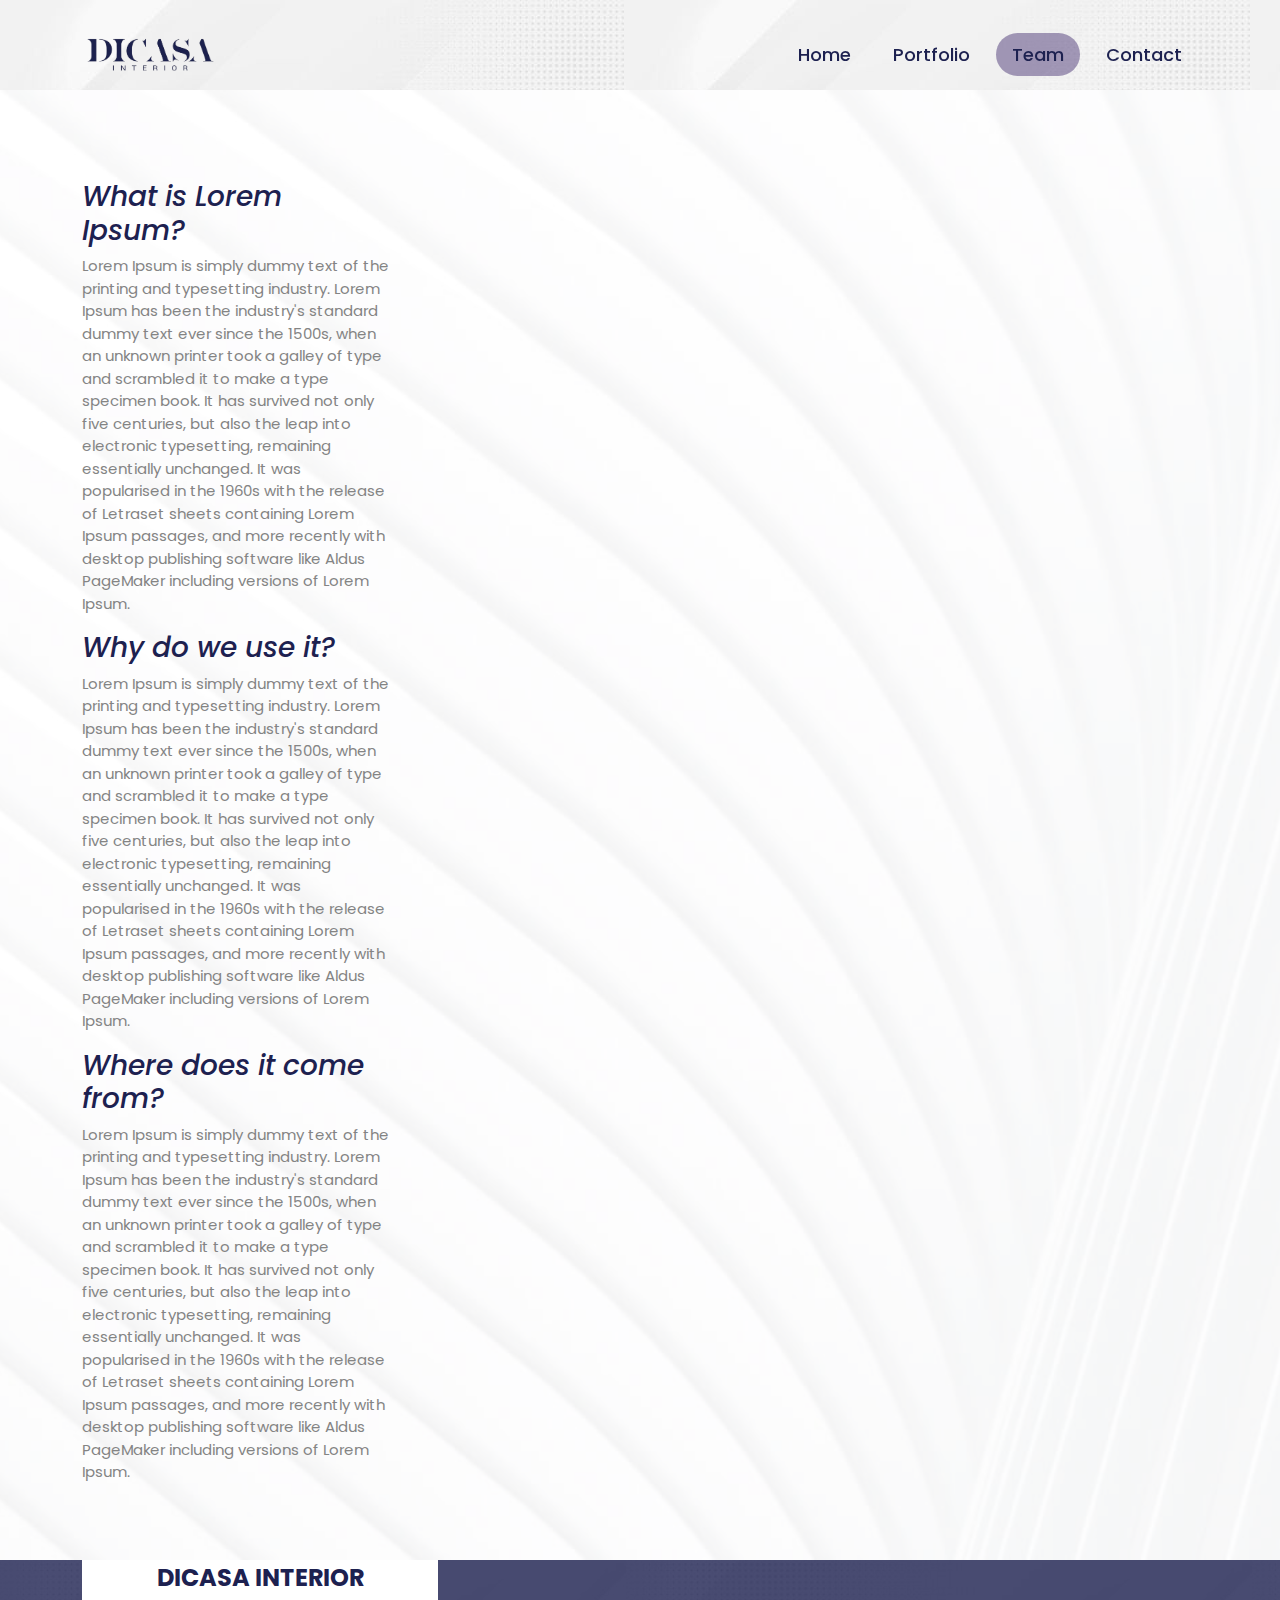
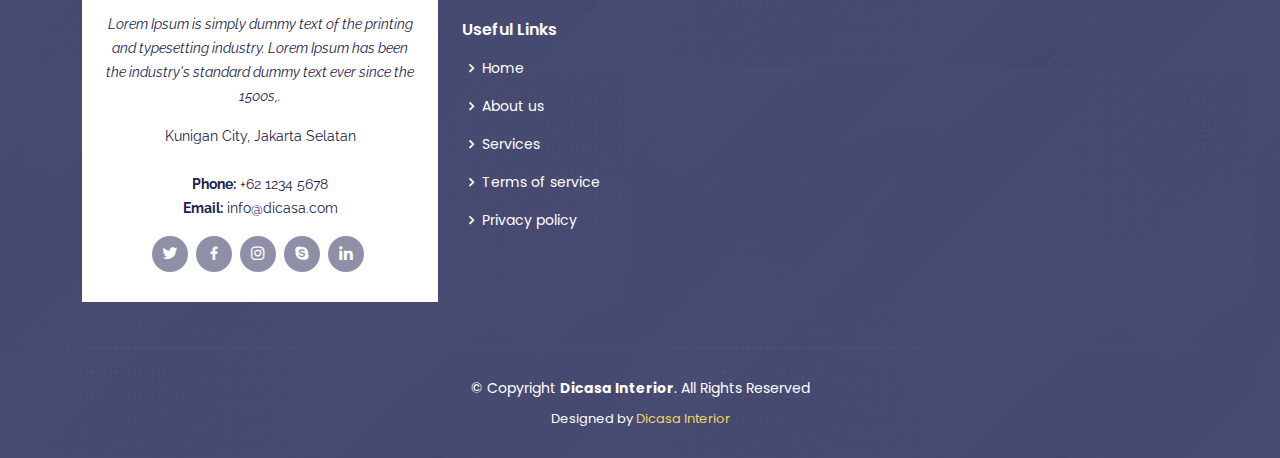
<file: terms.html>
<!DOCTYPE html>
<html lang="en">

<head>
  <meta charset="utf-8">
  <meta content="width=device-width, initial-scale=1.0" name="viewport">

  <title>DICASA Interior</title>
  <meta content="DICASA Interior" name="description">
  <meta content="Interior" name="keywords">

  <!-- Favicons -->
  <link href="assets/img/#" rel="icon">
  <link href="assets/img/#" rel="apple-touch-icon">

  <!-- Google Fonts -->
  <link rel="preconnect" href="https://fonts.googleapis.com">
  <link rel="preconnect" href="https://fonts.gstatic.com" crossorigin>
  <link href="https://fonts.googleapis.com/css2?family=Raleway:ital,wght@0,100..900;1,100..900&display=swap" rel="stylesheet">
  <!-- <link href="https://fonts.googleapis.com/css2?family=Cinzel:wght@400..900&family=Cormorant:ital,wght@0,300..700;1,300..700&display=swap" rel="stylesheet"> -->
  <link href="https://fonts.googleapis.com/css2?family=Poppins:ital,wght@0,100;0,200;0,300;0,400;0,500;0,600;0,700;0,800;0,900;1,100;1,200;1,300;1,400;1,500;1,600;1,700;1,800;1,900&display=swap" rel="stylesheet">
  
  <!-- Vendor CSS Files -->
  <link href="assets/vendor/aos/aos.css" rel="stylesheet">
  <link href="assets/vendor/bootstrap/css/bootstrap.min.css" rel="stylesheet">
  <link href="assets/vendor/bootstrap-icons/bootstrap-icons.css" rel="stylesheet">
  <link href="assets/vendor/boxicons/css/boxicons.min.css" rel="stylesheet">
  <link href="assets/vendor/glightbox/css/glightbox.min.css" rel="stylesheet">
  <link href="assets/vendor/swiper/swiper-bundle.min.css" rel="stylesheet">

  <!-- Template Main CSS File -->
  <link href="assets/css/style.css" rel="stylesheet">

</head>

<body>

  <!-- ======= Header ======= -->
  <header id="header" class="fixed-top">
    <div class="container d-flex align-items-center justify-content-between position-relative">

      <div class="logo">
        <!-- <h1 class="text-light"><a href="index.html"><span>Logo Dicasa</span></a></h1> -->
        <!-- Uncomment below if you prefer to use an image logo -->
        <a href="index.html"><img src="assets/img/Logo.png" alt=""></a>
      </div>

      <nav id="navbar" class="navbar">
        <ul>
          <li><a class="nav-link scrollto" href="index.html">Home</a></li>
          <li><a class="nav-link scrollto" href="portfolio.html">Portfolio</a></li>
          <li><a class="nav-link scrollto active" href="team.html">Team</a></li>
        <li><a class="nav-link scrollto" href="https://wa.me/6281291030170">Contact</a></li>
        </ul>
        <i class="bi bi-list mobile-nav-toggle"></i>
      </nav><!-- .navbar -->

    </div>
  </header><!-- End Header -->

  <main id="main">

    <!-- ======= Team Section ======= -->
    <section id="about" class="about">
        <div class="container">
  
          <div class="row" data-aos="fade in">
            <div class="col-md-6 d-flex align-items-stretch">
              <div class="icon-boxes d-flex flex-column justify-content-center">
                <div class="row">
                  <div class="col-xl-7 icon-box" data-aos="fade-up" data-aos-delay="100">
                    <i class="">
                    <h3>What is Lorem Ipsum?</h3>
                    </i>
                    <p>Lorem Ipsum is simply dummy text of the printing and typesetting industry. 
                        Lorem Ipsum has been the industry's standard dummy text ever since the 1500s, 
                        when an unknown printer took a galley of type and scrambled it to make a type specimen book. 
                        It has survived not only five centuries, but also the leap into electronic typesetting, 
                        remaining essentially unchanged. It was popularised in the 1960s with the release of Letraset sheets containing Lorem Ipsum passages, 
                        and more recently with desktop publishing software like Aldus PageMaker including versions of Lorem Ipsum.</p>
                    <i class="">
                        <h3>Why do we use it?</h3>
                    </i>
                        <p>Lorem Ipsum is simply dummy text of the printing and typesetting industry. 
                            Lorem Ipsum has been the industry's standard dummy text ever since the 1500s, 
                            when an unknown printer took a galley of type and scrambled it to make a type specimen book. 
                            It has survived not only five centuries, but also the leap into electronic typesetting, 
                            remaining essentially unchanged. It was popularised in the 1960s with the release of Letraset sheets containing Lorem Ipsum passages, 
                            and more recently with desktop publishing software like Aldus PageMaker including versions of Lorem Ipsum.</p>
                    <i class="">
                        <h3>Where does it come from?</h3>
                    </i>
                        <p>Lorem Ipsum is simply dummy text of the printing and typesetting industry. 
                            Lorem Ipsum has been the industry's standard dummy text ever since the 1500s, 
                            when an unknown printer took a galley of type and scrambled it to make a type specimen book. 
                            It has survived not only five centuries, but also the leap into electronic typesetting, 
                            remaining essentially unchanged. It was popularised in the 1960s with the release of Letraset sheets containing Lorem Ipsum passages, 
                            and more recently with desktop publishing software like Aldus PageMaker including versions of Lorem Ipsum.</p>
                    </div>
                </div>
              </div><!-- End .content-->
            </div>
          </div>
  
        </div>
    </section><!-- End About Section -->

  </main><!-- End #main -->

  <!-- ======= Footer ======= -->
  <footer id="footer">
    <div class="footer-top">
      <div class="container">
        <div class="row">

          <div class="col-lg-4 col-md-6">
            <div class="footer-info">
              <h3>Dicasa Interior</h3>
              <p class="pb-3"><em>Lorem Ipsum is simply dummy text of the printing and typesetting industry. Lorem Ipsum has been the industry's standard dummy text ever since the 1500s,.</em>
              <p>
                Kunigan City, Jakarta Selatan<br><br>
                <strong>Phone:</strong> +62 1234 5678<br>
                <strong>Email:</strong> info@dicasa.com<br>
              </p>
              <div class="social-links mt-3">
                <a href="#" class="twitter"><i class="bx bxl-twitter"></i></a>
                <a href="#" class="facebook"><i class="bx bxl-facebook"></i></a>
                <a href="#" class="instagram"><i class="bx bxl-instagram"></i></a>
                <a href="#" class="google-plus"><i class="bx bxl-skype"></i></a>
                <a href="#" class="linkedin"><i class="bx bxl-linkedin"></i></a>
              </div>
            </div>
          </div>

          <div class="col-lg-2 col-md-6 footer-links">
            <h4>Useful Links</h4>
            <ul>
              <li><i class="bx bx-chevron-right"></i> <a href="index.html">Home</a></li>
              <li><i class="bx bx-chevron-right"></i> <a href="index.html">About us</a></li>
              <li><i class="bx bx-chevron-right"></i> <a href="services.html">Services</a></li>
              <li><i class="bx bx-chevron-right"></i> <a href="terms.html">Terms of service</a></li>
              <li><i class="bx bx-chevron-right"></i> <a href="privacy.html">Privacy policy</a></li>
            </ul>
          </div>

          </div>

        </div>
      </div>
    </div>

    <div class="container">
      <div class="copyright">
        &copy; Copyright <strong><span>Dicasa Interior</span></strong>. All Rights Reserved
      </div>
      <div class="credits">
        <!-- All the links in the footer should remain intact. -->
        <!-- You can delete the links only if you purchased the pro version. -->
        <!-- Licensing information: https://bootstrapmade.com/license/ -->
        <!-- Purchase the pro version with working PHP/AJAX contact form: https://bootstrapmade.com/squadfree-free-bootstrap-template-creative/ -->
        Designed by <a href="#">Dicasa Interior</a>
      </div>
    </div>
  </footer><!-- End Footer -->

  <a href="#" class="back-to-top d-flex align-items-center justify-content-center"><i class="bi bi-arrow-up-short"></i></a>

  <!-- Vendor JS Files -->
  <script src="assets/vendor/purecounter/purecounter_vanilla.js"></script>
  <script src="assets/vendor/aos/aos.js"></script>
  <script src="assets/vendor/bootstrap/js/bootstrap.bundle.min.js"></script>
  <script src="assets/vendor/glightbox/js/glightbox.min.js"></script>
  <script src="assets/vendor/isotope-layout/isotope.pkgd.min.js"></script>
  <script src="assets/vendor/swiper/swiper-bundle.min.js"></script>
  <script src="assets/vendor/php-email-form/validate.js"></script>

  <!-- Template Main JS File -->
  <script src="assets/js/main.js"></script>

</body>

</html>
</file>
<file: assets/css/style.css>
/*--------------------------------------------------------------
# General
--------------------------------------------------------------*/
body {
  /* font-family: Cinzel , serif; */
  font-family: "Poppins", sans-serif;
  color: #444444;
  background-image: url(../img/flow-bg.jpg);
  background-repeat: repeat;
}

a {
  text-decoration: none;
  color: #67b0d1;
}

a:hover {
  color: #8ec4dd;
  text-decoration: none;
}

/* h1,
h2,
h3,
h4,
h5,
h6 {
  font-family: "Raleway", sans-serif;
} */

#main {
  margin-top: 90px;
}

/*--------------------------------------------------------------
# Back to top button
--------------------------------------------------------------*/
.back-to-top {
  position: fixed;
  visibility: hidden;
  opacity: 0;
  right: 15px;
  bottom: 15px;
  z-index: 998;
  background: rgba(211, 211, 211, 0.65);
  width: 40px;
  height: 40px;
  border-radius: 50px;
  transition: all 0.4s;
}

.back-to-top i {
  font-size: 24px;
  color: #fff;
  line-height: 0;
}

.back-to-top:hover {
  background: rgba(29, 33, 80, 0.8);
  color: #fff;
}

.back-to-top.active {
  visibility: visible;
  opacity: 1;
}

/*--------------------------------------------------------------
# Disable aos animation delay on mobile devices
--------------------------------------------------------------*/
@media screen and (max-width: 768px) {
  [data-aos-delay] {
    transition-delay: 0 !important;
  }
}

/*--------------------------------------------------------------
# Header
--------------------------------------------------------------*/
#header {
  transition: all 0.5s;
  z-index: 997;
  transition: all 0.5s;
  padding: 24px 0;
  background: rgba(255, 255, 255, 0);
}

#header.header-transparent {
  background: transparent;
}

#header.header-scrolled {
  background: rgba(211, 211, 211, 0.85);
  padding: 12px;
}

#header .logo h1 {
  font-size: 24px;
  margin: 0;
  line-height: 1;
  font-weight: 700;
  letter-spacing: 1px;
}

#header .logo h1 a,
#header .logo h1 a:hover {
  color: #fff;
  text-decoration: none;
}

#header .logo img {
  padding: 0;
  margin: 0;
  max-height: 60px;
}

@media (max-width: 768px) {
  #header.header-scrolled {
    padding: 15px 0;
  }
}

/*--------------------------------------------------------------
# Navigation Menu
--------------------------------------------------------------*/
/**
* Desktop Navigation 
*/
.navbar {
  padding: 0;
  position: static;
}

.navbar ul {
  margin: 0;
  padding: 0;
  display: flex;
  list-style: none;
  align-items: center;
}

.navbar li {
  position: relative;
}

.navbar a,
.navbar a:focus {
  display: flex;
  align-items: center;
  justify-content: space-between;
  padding: 8px 16px;
  margin-left: 10px;
  font-size: 18px;
  font-weight: 500;
  color: #1d2150;
  white-space: nowrap;
  transition: 0.3s;
}

.navbar a i,
.navbar a:focus i {
  font-size: 14px;
  line-height: 0;
  margin-left: 5px;
}

.navbar a:hover,
.navbar .active,
.navbar .active:focus,
.navbar li:hover > a {
  background: rgba(38, 12, 90, 0.4);
  border-radius: 100px;
}

/* .navbar .dropdown ul {
  display: block;
  position: absolute;
  left: 10px;
  top: calc(100% + 30px);
  margin: 0;
  padding: 10px 0;
  z-index: 99;
  opacity: 0;
  visibility: hidden;
  background: #fff;
  box-shadow: 0px 0px 30px rgba(127, 137, 161, 0.25);
  transition: 0.3s;
}

.navbar .dropdown ul li {
  min-width: 200px;
}

.navbar .dropdown ul a {
  padding: 10px 20px;
  font-size: 15px;
  text-transform: none;
  font-weight: 600;
  color: #2f4d5a;
}

.navbar .dropdown ul a i {
  font-size: 12px;
}

.navbar .dropdown ul a:hover,
.navbar .dropdown ul .active:hover,
.navbar .dropdown ul li:hover > a {
  color: #67b0d1;
}

.navbar .dropdown:hover > ul {
  opacity: 1;
  top: 100%;
  visibility: visible;
}

.navbar .megamenu {
  position: static;
}

.navbar .megamenu ul {
  margin: 0;
  padding: 10px;
  display: block;
  position: absolute;
  top: 130%;
  left: 0;
  right: 0;
  visibility: hidden;
  opacity: 0;
  display: flex;
  transition: 0.3s;
  border-radius: 4px;
  z-index: 99;
}

.navbar .megamenu ul li {
  flex: 1;
}

.navbar .megamenu ul li strong {
  padding: 10px 0 10px 20px;
  display: block;
}

.navbar .megamenu ul li a,
.navbar .megamenu ul li:hover > a {
  color: rgba(var(--color-white-rgb), 0.5);
  background: none;
  padding: 8px 10px;
}

.navbar .megamenu ul li a:hover,
.navbar .megamenu ul li .active,
.navbar .megamenu ul li .active:hover {
  color: #67b0d1;
}

.navbar .megamenu:hover > ul {
  opacity: 1;
  top: 100%;
  visibility: visible;
}

.navbar .dropdown .dropdown ul {
  top: 0;
  left: calc(100% - 30px);
  visibility: hidden;
}

.navbar .dropdown .dropdown:hover > ul {
  opacity: 1;
  top: 0;
  left: 100%;
  visibility: visible;
} */

@media (max-width: 1366px) {
  .navbar .dropdown .dropdown ul {
    left: -90%;
  }

  .navbar .dropdown .dropdown:hover > ul {
    left: -100%;
  }
}

/**
* Mobile Navigation 
*/
.mobile-nav-toggle {
  color: #1d2150;
  font-size: 28px;
  cursor: pointer;
  display: none;
  line-height: 0;
  transition: 0.5s;
}

@media (max-width: 991px) {
  .mobile-nav-toggle {
    display: block;
  }

  .navbar ul {
    display: none;
  }
}

.navbar-mobile {
  position: fixed;
  overflow: hidden;
  top: 0;
  right: 0;
  left: 0;
  bottom: 0;
  background: rgba(211, 211, 211, 0.85);
  transition: 0.3s;
}

.navbar-mobile .mobile-nav-toggle {
  position: absolute;
  top: 15px;
  right: 15px;
}

.navbar-mobile ul {
  display: block;
  position: absolute;
  top: 55px;
  right: 15px;
  bottom: 15px;
  left: 15px;
  padding: 10px 0;
  background-color: rgba(200, 200, 200, 0.4);
  overflow-y: auto;
  transition: 0.3s;
}

.navbar-mobile a,
.navbar-mobile a:focus {
  padding: 10px 20px;
  font-size: 15px;
  color: rgba(29, 33, 80, 0.75);
}

.navbar-mobile a:hover,
.navbar-mobile .active,
.navbar-mobile li:hover > a {
  color: rgba(29, 33, 80, 1);
}

.navbar-mobile .getstarted,
.navbar-mobile .getstarted:focus {
  margin: 15px;
}

.navbar-mobile .dropdown ul {
  position: static;
  display: none;
  margin: 10px 20px;
  padding: 10px 0;
  z-index: 99;
  opacity: 1;
  visibility: visible;
  background: #fff;
  box-shadow: 0px 0px 30px rgba(127, 137, 161, 0.25);
}

.navbar-mobile .dropdown ul li {
  min-width: 200px;
}

.navbar-mobile .dropdown ul a {
  padding: 10px 20px;
}

.navbar-mobile .dropdown ul a i {
  font-size: 12px;
}

.navbar-mobile .dropdown ul a:hover,
.navbar-mobile .dropdown ul .active:hover,
.navbar-mobile .dropdown ul li:hover > a {
  color: #67b0d1;
}

.navbar-mobile .dropdown > .dropdown-active {
  display: block;
}

/* .navbar-mobile .megamenu ul li a,
.navbar-mobile .megamenu ul li:hover>a {
  color: rgba(var(--color-white-rgb), 0.5);
  background: none;
}

.navbar-mobile .megamenu ul li a:hover,
.navbar-mobile .megamenu ul li .active,
.navbar-mobile .megamenu ul li .active:hover {
  color: #67b0d1;
} */

/*--------------------------------------------------------------
# Hero Section
--------------------------------------------------------------*/
#hero {
  width: 100%;
  height: 100vh;
  /* background: linear-gradient(rgba(55, 142, 181, 0.5), rgba(55, 142, 181, 0.2)), url("../img/Video1.mp4") top center; */
  background: linear-gradient(rgba(55, 142, 181, 0.5), rgba(55, 142, 181, 0.2)),
    url("../img/homepage.jpg") top center;
  background-size: cover;
  display: flex;
  position: relative;
  margin-bottom: -90px;
}

#hero .hero-content {
  /* mix-blend-mode: screen; */
  position: absolute;
  top: 50%;
  left: 50%;
  transform: translate(-50%, -50%);
  text-align: center;
  z-index: 2; /* Place the content above the video */
  color: #fff; /* Set the text color */
}

#hero .hero-content h1,
#hero .hero-content h2 {
  /* font-family: "Cinzel", serif; */
  font-family: "Montserrat", sans-serif;
  font-style: normal;
  margin: 0;
  text-shadow: 4px 4px 8px rgba(0, 0, 0, 0.8); /* Offset X, offset Y, blur radius, dan warna bayangan */
}
#hero .hero-container {
  position: absolute;
  bottom: 0;
  top: 0;
  left: 0;
  right: 0;
  display: flex;
  justify-content: center;
  align-items: center;
  flex-direction: column;
  text-align: center;
}

#hero h1 {
  margin: 0 0 10px 0;
  font-size: 64px;
  font-weight: 700;
  line-height: 56px;
  text-transform: uppercase;
  color: #fff;
  text-shadow: -1px 0 2px #2f4d5a;
  padding-bottom: 20px;
}

#hero h2 {
  color: #fff;
  margin-bottom: 50px;
  font-size: 20px;
  text-transform: uppercase;
  font-weight: 400;
  font-style: italic;
  text-shadow: -1px 0 2px #2f4d5a;
}

#hero .btn-get-started {
  font-size: 36px;
  display: inline-block;
  padding: 4px 0;
  border-radius: 50px;
  transition: 0.3s ease-in-out;
  margin: 10px;
  width: 64px;
  height: 64px;
  text-align: center;
  border: 2px solid #fff;
  color: #fff;
}

#hero .btn-get-started:hover {
  padding-top: 8px;
  background: rgba(255, 255, 255, 0.15);
}

@media (min-width: 1024px) {
  #hero {
    background-attachment: fixed;
  }
}

@media (max-width: 768px) {
  #hero h1,
  h2 {
    justify-content: center;
  }

  #hero h1 {
    font-size: 36px;
    line-height: 42px;
    letter-spacing: 10px;
    font-weight: 900;
    padding-bottom: 20px;
    text-shadow: -3px 0 5px #1d2150;
  }

  #hero h2 {
    font-size: 16px;
    line-height: 26px;
    font-weight: 300;
    margin-bottom: 20px;
    text-shadow: -3px 0 5px #1d2150;
  }

  #hero img {
    border-radius: 50px;
  }

  /* #hero video.fullscreen {
    filter: blur(3px);
  } */
}

/*--------------------------------------------------------------
# Sections General
--------------------------------------------------------------*/
section {
  padding: 60px 0;
  overflow: hidden;
}

.section-bg {
  background-color: #f4f9fc;
}

.section-title {
  text-align: center;
  padding-bottom: 10px;
}

.section-title h2 {
  font-size: 32px;
  font-weight: 700;
  position: relative;
  margin-bottom: 20px;
  color: #1d2150;
  z-index: 2;
  text-transform: uppercase;
}

.section-title h2::after {
  content: "";
  position: absolute;
  left: 50%;
  top: 50%;
  transform: translate(-50%, -50%);
  width: 10em;
  height: 2em;
  padding: 0;
  margin: 0 auto 35px auto;
  list-style: none;
  text-align: center;
  background-color: rgba(192, 192, 192, 0.3);
  border-radius: 50px;
  padding: 2px 15px;
  z-index: -1;
}

.section-title p {
  margin-bottom: 0;
}

/*--------------------------------------------------------------
# Breadcrumbs
--------------------------------------------------------------*/
.breadcrumbs {
  padding: 15px 0;
  background-color: #f8fbfd;
  min-height: 40px;
}

.breadcrumbs h2 {
  font-size: 24px;
  font-weight: 300;
}

.breadcrumbs ol {
  display: flex;
  flex-wrap: wrap;
  list-style: none;
  padding: 0;
  margin: 0;
  font-size: 14px;
}

.breadcrumbs ol li + li {
  padding-left: 10px;
}

.breadcrumbs ol li + li::before {
  display: inline-block;
  padding-right: 10px;
  color: #6c757d;
  content: "/";
}

@media (max-width: 768px) {
  .breadcrumbs .d-flex {
    display: block !important;
  }

  .breadcrumbs ol {
    display: block;
  }

  .breadcrumbs ol li {
    display: inline-block;
  }
}

/*--------------------------------------------------------------
# About
--------------------------------------------------------------*/
.about {
  background: url("../img/about-bg.jpg") center center no-repeat;
  background-size: cover;
  padding: 60px 0;
  position: relative;
}

.about::before {
  content: "";
  position: absolute;
  left: 0;
  right: 0;
  top: 0;
  bottom: 0;
  background: rgba(255, 255, 255, 0.75);
  z-index: 9;
}

.about .member {
  text-align: center;
  margin-bottom: 80px;
  position: relative;
}

.about .container {
  position: relative;
  z-index: 10;
}

.about .content {
  padding: 30px 30px 30px 0;
}

.about .content h3 {
  font-weight: 700;
  font-size: 34px;
  color: #2f4d5a;
  margin-bottom: 30px;
}

.about .content p {
  margin-bottom: 30px;
}

.about .content .about-btn {
  display: inline-block;
  background: #67b0d1;
  padding: 6px 44px 8px 30px;
  color: #fff;
  border-radius: 50px;
  transition: 0.3s;
  position: relative;
}

.about .content .about-btn i {
  font-size: 18px;
  position: absolute;
  right: 18px;
  top: 9px;
}

.about .content .about-btn:hover {
  background: #7bbad7;
}

/*
*/

.about .text-container {
  max-width: 650px; /* Maximum width for the text */
  margin: 0 auto; /* Center the text horizontally */
  padding: 20px; /* Add padding for spacing */
}

.about .icon-boxes .icon-box {
  margin-top: 30px;
}

.about .icon-boxes .icon-box i {
  font-size: 40px;
  color: #1d2150;
  margin-bottom: 10px;
}

.about .icon-boxes .icon-box h4 {
  font-size: 20px;
  font-weight: 700;
  margin: 0 0 10px 0;
}

.about .icon-boxes .icon-box p {
  font-size: 15px;
  color: #848484;
}

.about iframe {
  width: 100%;
  height: 400px; /* Sesuaikan tinggi sesuai kebutuhan */
  border: none;
  object-fit: cover;
}

@media (max-width: 1200px) {
  .about .content {
    margin-right: 0;
  }

  .about iframe {
    height: 350px;
  }
}

@media (max-width: 640px) {
  .about {
    text-align: left;
  }

  .about h3 {
    font-weight: 700;
    font-size: 28px;
  }

  .about p {
    font-weight: 500;
  }

  .about ul li {
    text-align: left;
  }

  .about .text-container {
    max-width: 100%;
  }

  .about .iframe {
    height: 300px;
    padding-bottom: 55%;
  }
}

/*--------------------------------------------------------------
# Portfolio
--------------------------------------------------------------*/
.portfolio .portfolio-item {
  margin-bottom: 30px;
}

.portfolio #portfolio-flters {
  padding: 0;
  margin: 0 auto 35px auto;
  list-style: none;
  text-align: center;
  background: rgba(192, 192, 192, 0.2);
  border-radius: 50px;
  padding: 2px 15px;
}

.portfolio #portfolio-flters li {
  cursor: pointer;
  display: inline-block;
  padding: 10px 15px 8px 15px;
  font-size: 18px;
  font-weight: bold;
  line-height: 1;
  text-transform: uppercase;
  color: rgba(23, 33, 80, 0.4);
  margin-bottom: 5px;
  transition: all 0.3s ease-in-out;
}

.portfolio #portfolio-flters li:hover,
.portfolio #portfolio-flters li.filter-active {
  color: rgba(23, 33, 80, 1);
}

.portfolio #portfolio-flters li:last-child {
  margin-right: 0;
}

.portfolio .portfolio-wrap {
  transition: 0.3s;
  position: relative;
  overflow: hidden;
  z-index: 1;
}

.portfolio .portfolio-wrap::before {
  content: "";
  background: rgba(29, 33, 80, 0.5);
  position: absolute;
  left: 0;
  right: 0;
  top: 0;
  bottom: 0;
  transition: all ease-in-out 0.3s;
  z-index: 2;
  opacity: 0;
}

.portfolio .portfolio-wrap .portfolio-links {
  opacity: 1;
  left: 0;
  right: 0;
  bottom: -60px;
  z-index: 3;
  position: absolute;
  transition: all ease-in-out 0.3s;
  display: flex;
  justify-content: center;
}

.portfolio .portfolio-wrap .portfolio-links a {
  color: #fff;
  font-size: 28px;
  text-align: center;
  background: rgba(103, 176, 209, 0.75);
  transition: 0.3s;
  width: 50%;
}

.portfolio .portfolio-wrap .portfolio-links a:hover {
  background: rgba(103, 176, 209, 0.95);
}

.portfolio .portfolio-wrap .portfolio-links a + a {
  border-left: 1px solid #8ec4dd;
}

.portfolio .portfolio-wrap:hover::before {
  top: 0;
  left: 0;
  right: 0;
  bottom: 0;
  opacity: 1;
}

.portfolio .portfolio-wrap:hover .portfolio-links {
  opacity: 1;
  bottom: 0;
}

.portfolio .img-fluid {
  height: 450px;
  width: 100%;
  object-fit: cover;
}

/*--------------------------------------------------------------
# Portfolio Details
--------------------------------------------------------------*/
.portfolio-details {
  padding-top: 40px;
}

.portfolio-details .portfolio-details-slider img {
  width: 100%;
}

.portfolio-details .portfolio-details-slider .swiper-pagination {
  margin-top: 20px;
  position: relative;
}

.portfolio-details
  .portfolio-details-slider
  .swiper-pagination
  .swiper-pagination-bullet {
  width: 12px;
  height: 12px;
  background-color: #fff;
  opacity: 1;
  border: 1px solid #67b0d1;
}

.portfolio-details
  .portfolio-details-slider
  .swiper-pagination
  .swiper-pagination-bullet-active {
  background-color: #67b0d1;
}

.portfolio-details .portfolio-info {
  padding: 30px;
  box-shadow: 0px 0 30px rgba(47, 77, 90, 0.08);
}

.portfolio-details .portfolio-info h3 {
  font-size: 22px;
  font-weight: 700;
  margin-bottom: 20px;
  padding-bottom: 20px;
  border-bottom: 1px solid #eee;
}

.portfolio-details .portfolio-info ul {
  list-style: none;
  padding: 0;
  font-size: 15px;
}

.portfolio-details .portfolio-info ul li + li {
  margin-top: 10px;
}

.portfolio-details .portfolio-description {
  padding-top: 30px;
}

.portfolio-details .portfolio-description h2 {
  font-size: 26px;
  font-weight: 700;
  margin-bottom: 20px;
}

.portfolio-details .portfolio-description p {
  padding: 0;
}

/*--------------------------------------------------------------
# Testimonials
--------------------------------------------------------------*/
.testimonials .testimonials-carousel,
.testimonials .testimonials-slider {
  overflow: hidden;
}

.testimonials .testimonials-carousel,
.testimonials .testimonials-slider {
  overflow: hidden;
}

.testimonials .testimonial-item {
  box-sizing: content-box;
  text-align: center;
  min-height: 320px;
}

.testimonials .testimonial-item .testimonial-img {
  width: 90px;
  border-radius: 50%;
  margin: 0 auto;
}

.testimonials .testimonial-item h3 {
  font-size: 18px;
  font-weight: bold;
  margin: 10px 0 5px 0;
  color: #111;
}

.testimonials .testimonial-item h4 {
  font-size: 14px;
  color: #999;
  margin: 0;
}

.testimonials .testimonial-item .quote-icon-left,
.testimonials .testimonial-item .quote-icon-right {
  color: #d5e9f2;
  font-size: 26px;
}

.testimonials .testimonial-item .quote-icon-left {
  display: inline-block;
  left: -5px;
  position: relative;
}

.testimonials .testimonial-item .quote-icon-right {
  display: inline-block;
  right: -5px;
  position: relative;
  top: 10px;
}

.testimonials .testimonial-item p {
  font-style: italic;
  margin: 0 15px 15px 15px;
  padding: 20px;
  background: #fff;
  position: relative;
  margin-bottom: 35px;
  border-radius: 6px;
  box-shadow: 0px 2px 15px rgba(0, 0, 0, 0.1);
}

.testimonials .testimonial-item p::after {
  content: "";
  width: 0;
  height: 0;
  border-top: 20px solid #fff;
  border-right: 20px solid transparent;
  border-left: 20px solid transparent;
  position: absolute;
  bottom: -20px;
  left: calc(50% - 20px);
}

.testimonials .swiper-pagination {
  margin-top: 20px;
  position: relative;
}

.testimonials .swiper-pagination .swiper-pagination-bullet {
  width: 12px;
  height: 12px;
  background-color: #fff;
  opacity: 1;
  border: 1px solid #67b0d1;
}

.testimonials .swiper-pagination .swiper-pagination-bullet-active {
  background-color: #67b0d1;
}

/*--------------------------------------------------------------
# Team
--------------------------------------------------------------*/
.team .member {
  text-align: center;
  margin-bottom: 80px;
  position: relative;
}

.team .member .pic {
  overflow: hidden;
}

.team .member .member-info {
  position: absolute;
  top: 85%;
  left: 20px;
  right: 20px;
  background: #fff;
  padding: 20px 0;
  color: #2f4d5a;
  box-shadow: 0px 2px 15px rgba(0, 0, 0, 0.1);
  max-height: 95px;
  overflow: hidden;
  transition: max-height 0.5s ease-in-out;
}

.team .member:hover .member-info {
  max-height: 300px;
}

.team .member h4 {
  font-weight: 700;
  margin-bottom: 10px;
  font-size: 16px;
  color: #2f4d5a;
  position: relative;
  padding-bottom: 10px;
}

.team .member h4::after {
  content: "";
  position: absolute;
  display: block;
  width: 50px;
  height: 1px;
  background: #b1cbd7;
  bottom: 0;
  left: calc(50% - 25px);
}

.team .member span {
  font-style: italic;
  display: block;
  font-size: 13px;
}

.team .member .social {
  margin-top: 15px;
}

.team .member .social a {
  transition: color 0.3s;
  color: #52869d;
}

.team .member .social a:hover {
  color: #67b0d1;
}

.team .member .social i {
  font-size: 16px;
  margin: 0 2px;
}

@media (max-width: 992px) {
  .team .member {
    margin-bottom: 110px;
  }
}

/*--------------------------------------------------------------
# Footer
--------------------------------------------------------------*/
#footer {
  background: rgba(29, 33, 80, 0.8);
  padding: 0 0 30px 0;
  color: #fff;
  font-size: 14px;
}

#footer .footer-top {
  padding: 60px 0 30px 0;
}

#footer .footer-top .footer-info {
  margin-top: -90px;
  margin-bottom: 15px;
  background: white;
  color: #1d2150;
  border-top: 4px solid #1d2150;
  text-align: center;
  padding: 30px 20px;
  z-index: 1000;
}

#footer .footer-top .footer-info h3 {
  font-size: 24px;
  margin: 0 0 20px 0;
  padding: 2px 0 2px 0;
  line-height: 1;
  font-weight: 700;
  text-transform: uppercase;
}

#footer .footer-top .footer-info p {
  font-size: 14px;
  line-height: 24px;
  margin-bottom: 0;
  font-family: "Raleway", sans-serif;
}

#footer .footer-top .social-links a {
  font-size: 18px;
  display: inline-block;
  background: rgba(29, 33, 80, 0.5);
  color: #fff;
  line-height: 1;
  padding: 8px 0;
  margin-right: 4px;
  border-radius: 50%;
  text-align: center;
  width: 36px;
  height: 36px;
  transition: 0.3s;
}

#footer .footer-top .social-links a:hover {
  background: rgba(29, 33, 80, 0.9);
  color: #fff;
  text-decoration: none;
}

#footer .footer-top h4 {
  font-size: 16px;
  font-weight: 600;
  color: #fff;
  position: relative;
  padding-bottom: 12px;
}

#footer .footer-top .footer-links {
  margin-bottom: 30px;
}

#footer .footer-top .footer-links ul {
  list-style: none;
  padding: 0;
  margin: 0;
}

#footer .footer-top .footer-links ul i {
  padding-right: 2px;
  color: white;
  font-size: 18px;
  line-height: 1;
}

#footer .footer-top .footer-links ul li {
  padding: 10px 0;
  display: flex;
  align-items: center;
}

#footer .footer-top .footer-links ul li:first-child {
  padding-top: 0;
}

#footer .footer-top .footer-links ul a {
  color: #fff;
  transition: 0.3s;
  display: inline-block;
  line-height: 1;
}

#footer .footer-top .footer-links ul a:hover {
  color: #a2cfe3;
}

#footer .footer-top .footer-newsletter form {
  margin-top: 30px;
  background: #fff;
  padding: 6px 10px;
  position: relative;
  border-radius: 4;
}

#footer .footer-top .footer-newsletter form input[type="email"] {
  border: 0;
  padding: 4px;
  width: calc(100% - 110px);
}

#footer .footer-top .footer-newsletter form input[type="submit"] {
  position: absolute;
  top: 0;
  right: 0;
  bottom: 0;
  border: 0;
  background: none;
  font-size: 16px;
  padding: 0 20px;
  background: #67b0d1;
  color: #fff;
  transition: 0.3s;
  border-radius: 4;
}

#footer .footer-top .footer-newsletter form input[type="submit"]:hover {
  background: #409cc5;
}

#footer .copyright {
  border-top: 1px solid #385b6b;
  text-align: center;
  padding-top: 30px;
}

#footer .credits {
  padding-top: 10px;
  text-align: center;
  font-size: 13px;
  color: #fff;
}

#footer .credits a {
  color: #f2d361;
}

@media (max-width: 575px) {
  #footer .footer-top .footer-info {
    margin: -20px 0 30px 0;
  }
}
</file>
